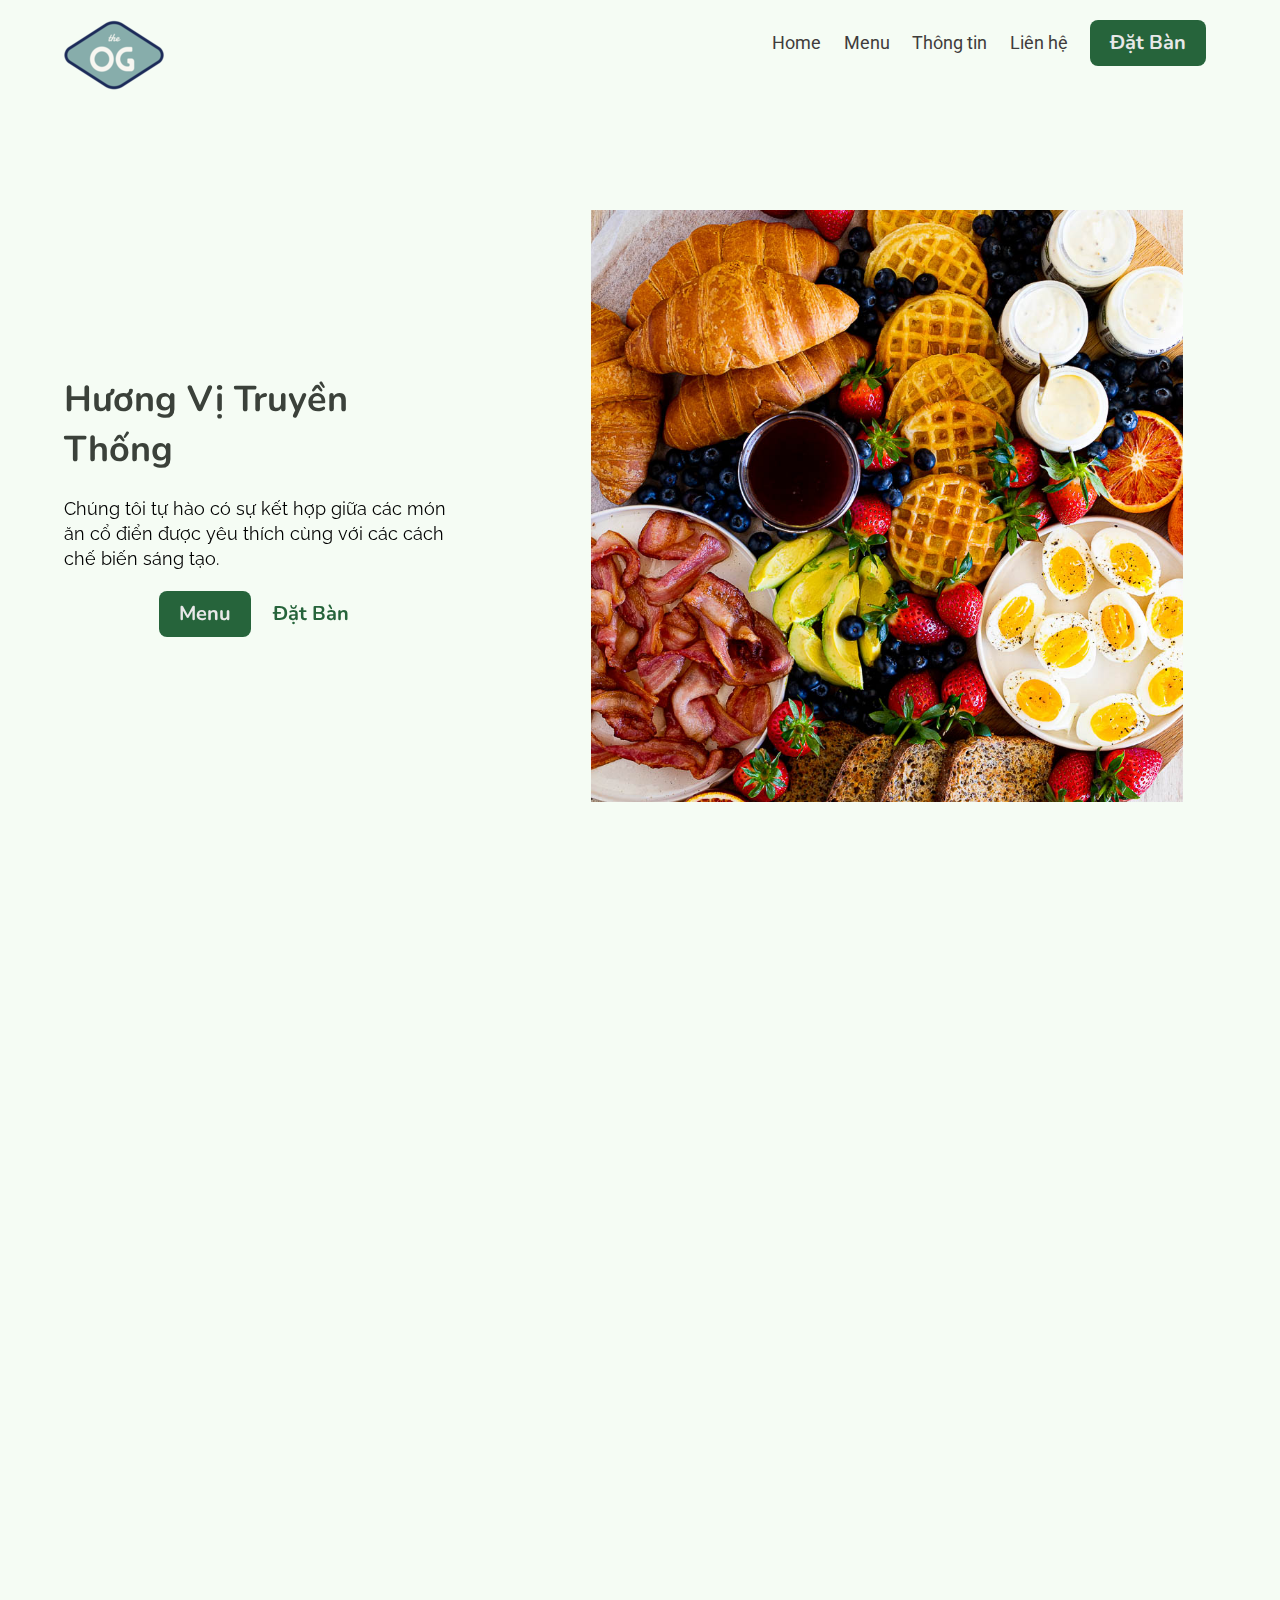
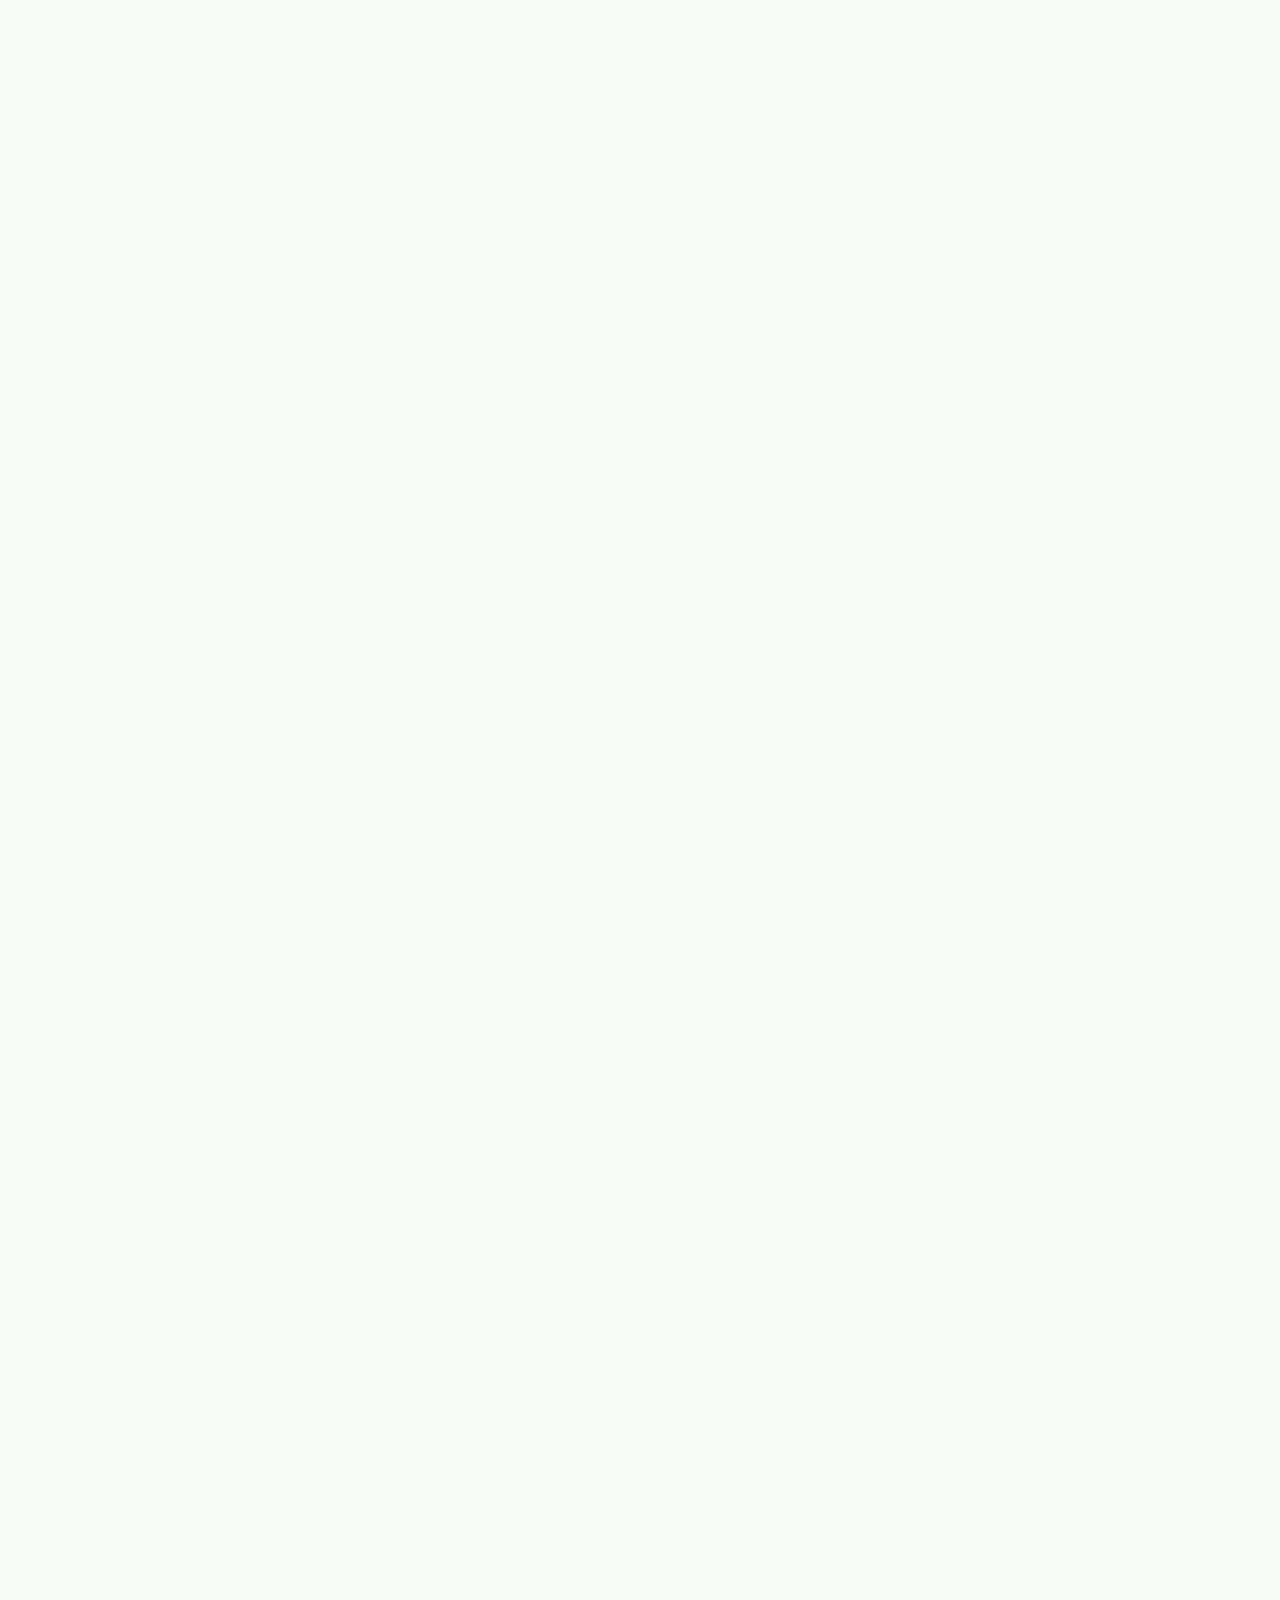
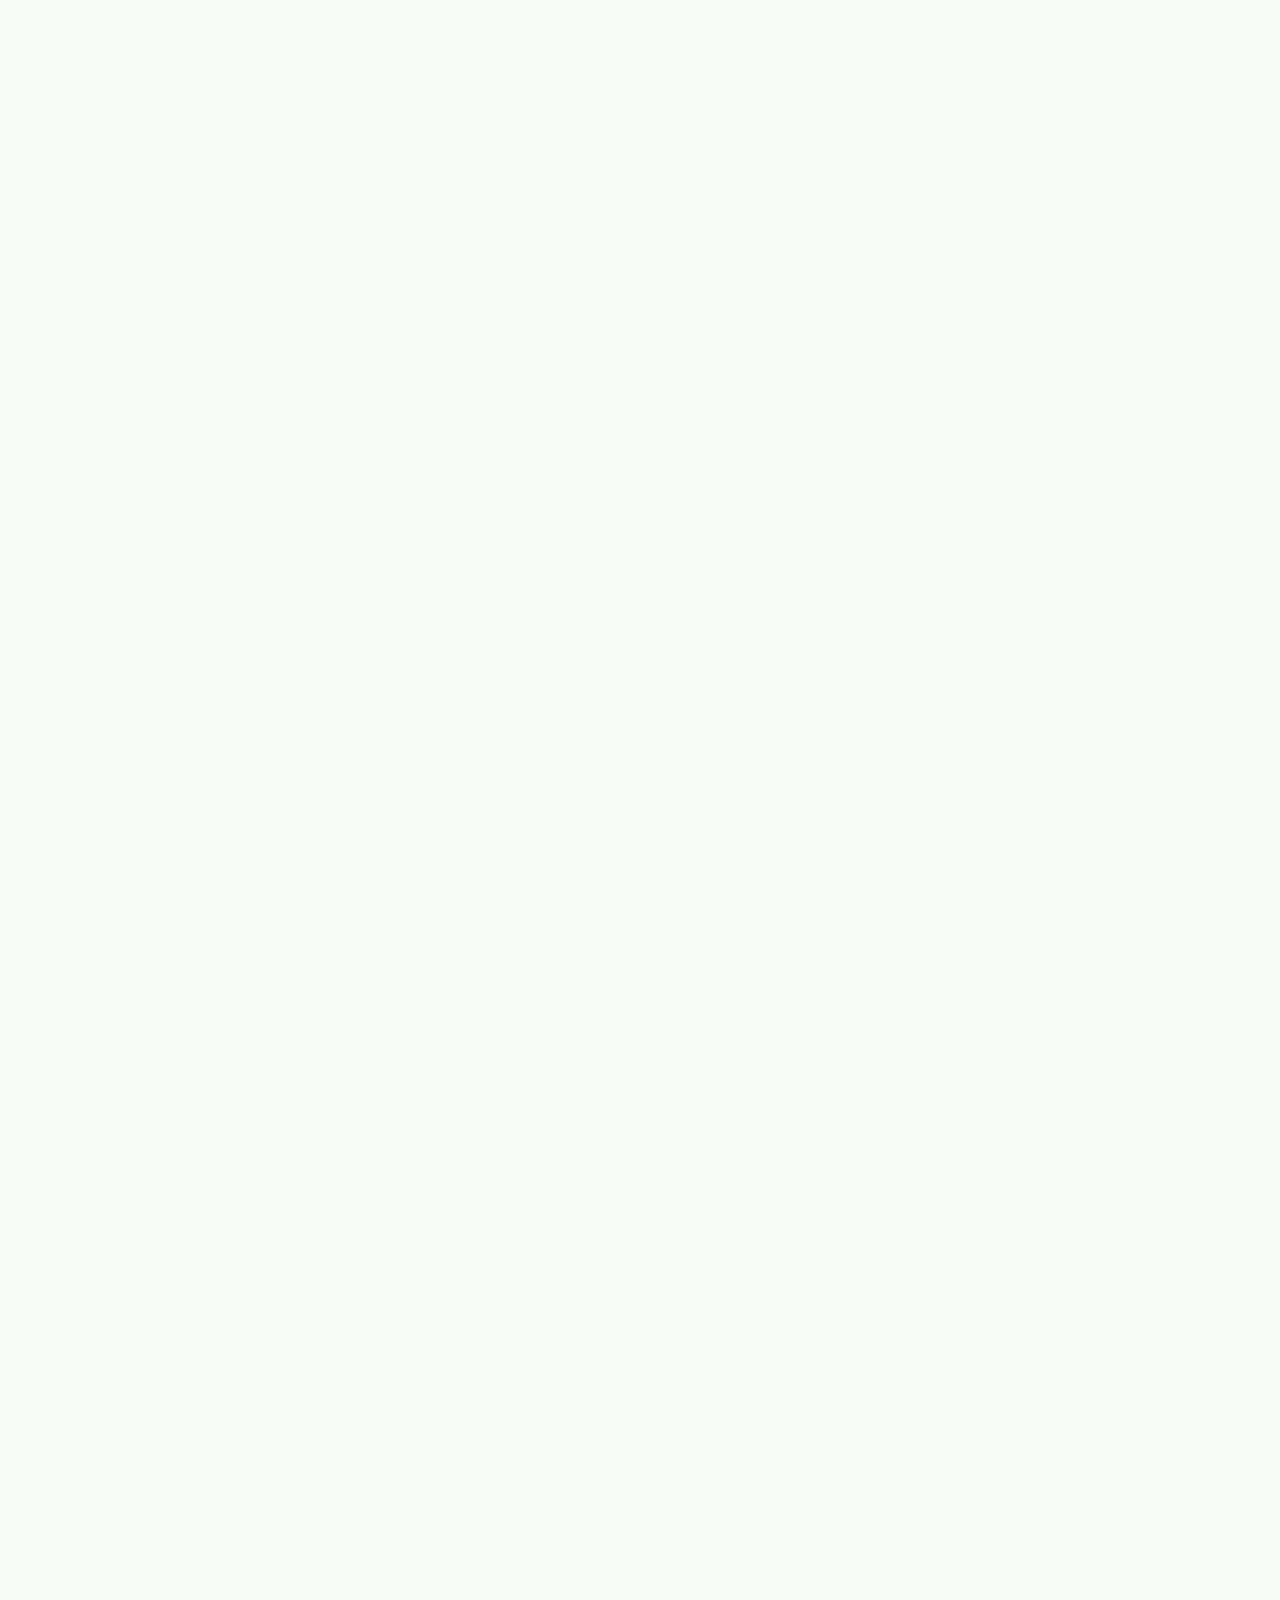
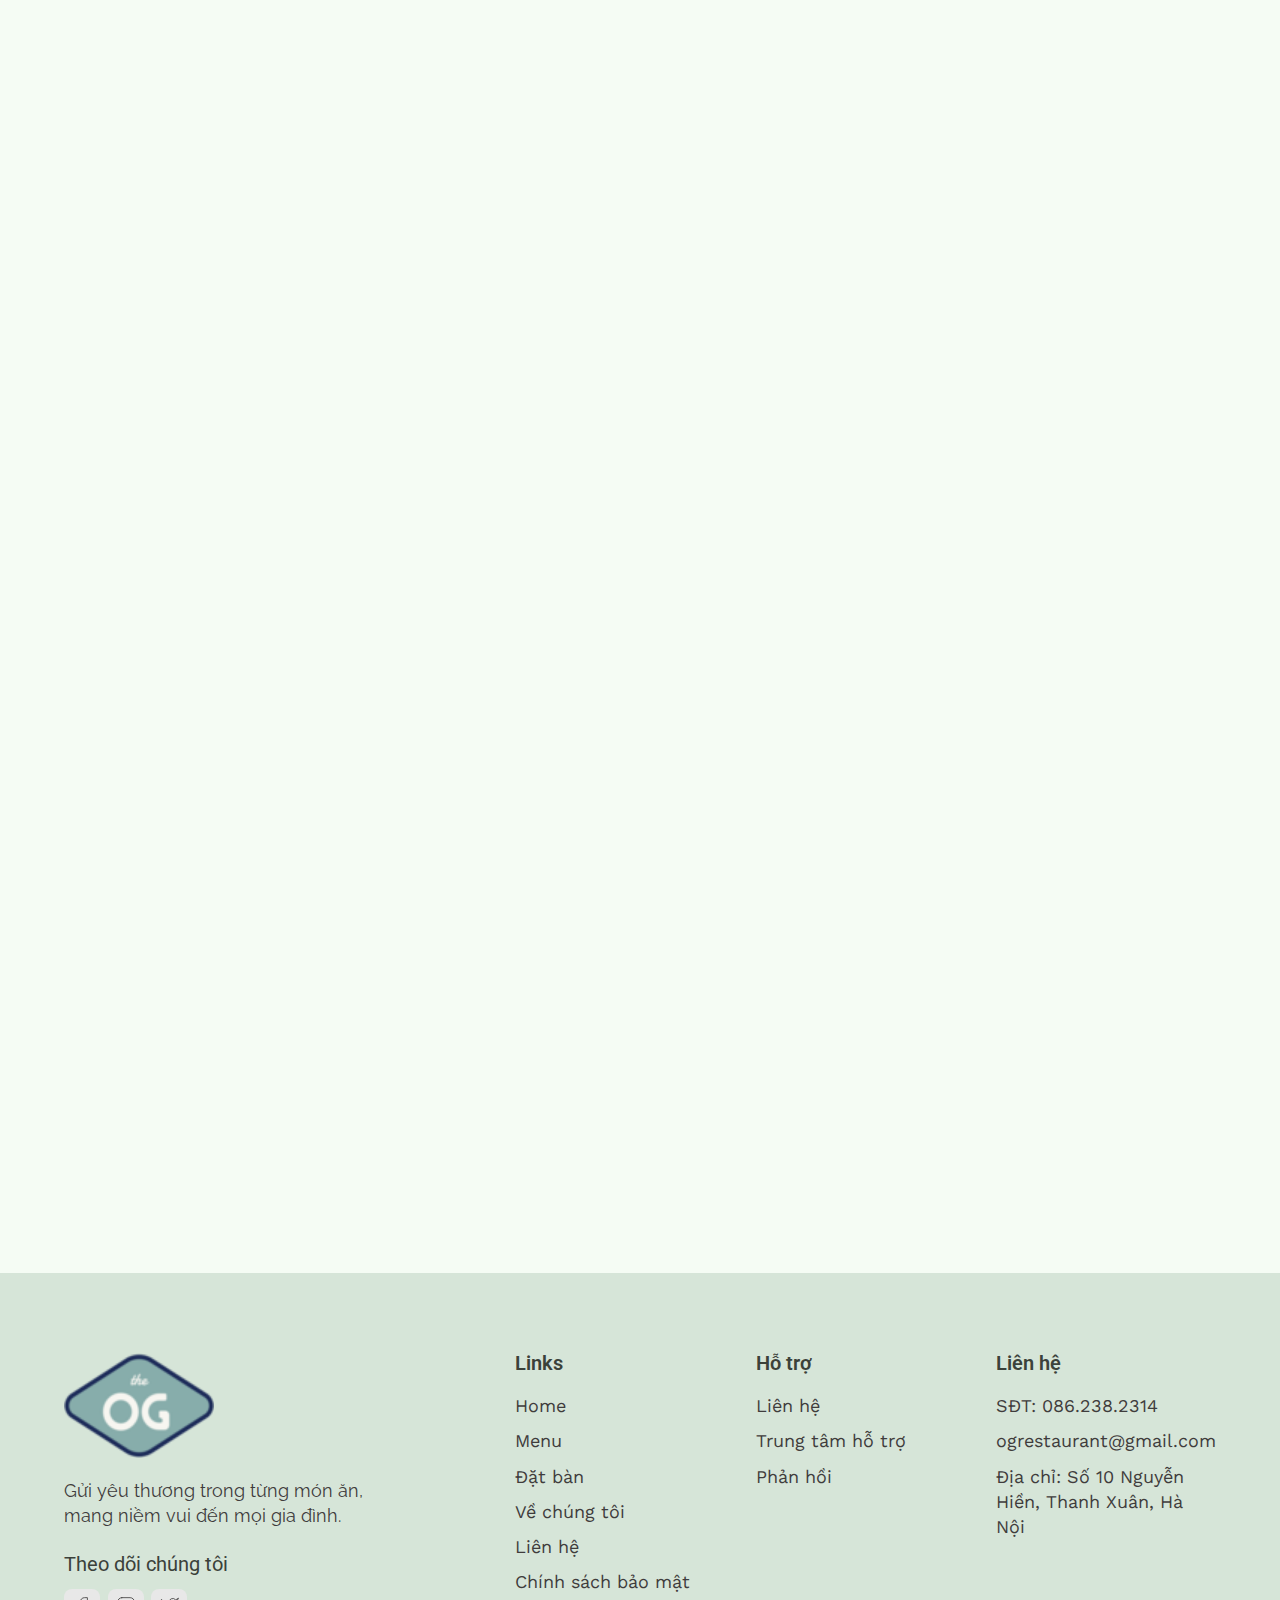
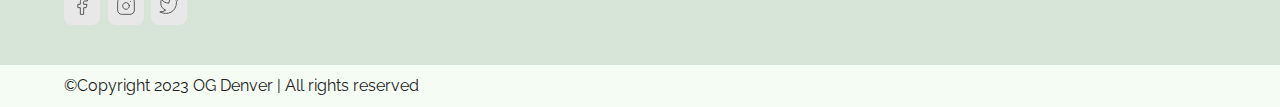
<file: index.html>
<!DOCTYPE html>
<html lang="en">
<head>
    <meta charset="UTF-8">
    <meta name="viewport" content="width=device-width, initial-scale=1.0">
    <title>Trang chủ | The OG Denver</title>
    <link rel="shortcut icon" href="./images/download.ico" type="image/x-icon">
    <link rel="stylesheet" href="./reset.css">
    <link rel="stylesheet" href="./globalStyles.css">
    <link rel="stylesheet" href="./components.css">
    <link rel="stylesheet" href="./home.css">
    <!-- aos css -->
    <link rel="stylesheet" href="https://unpkg.com/aos@next/dist/aos.css" />
</head>
<body>
    <!--Nav Section  -->
    <div class="nav">
        <div class="container">
          <div class="nav__wrapper">
            <a href="./index.html" class="logo">
              <img src="./images/ogdenver.png" alt="The Original">
            </a>
            <nav>
              <div class="nav__icon">
                <svg xmlns="http://www.w3.org/2000/svg" width="24" height="24" viewBox="0 0 24 24" fill="none"
                  stroke="currentColor" stroke-width="2" stroke-linecap="round" stroke-linejoin="round"
                  class="feather feather-menu">
                  <line x1="3" y1="12" x2="21" y2="12" />
                  <line x1="3" y1="6" x2="21" y2="6" />
                  <line x1="3" y1="18" x2="21" y2="18" />
                </svg>
              </div>
              <div class="nav__bgOverlay"></div>
              <ul class="nav__list">
                <div class="nav__close">
                  <svg xmlns="http://www.w3.org/2000/svg" width="24" height="24" viewBox="0 0 24 24" fill="none"
                    stroke="currentColor" stroke-width="2" stroke-linecap="round" stroke-linejoin="round"
                    class="feather feather-x">
                    <line x1="18" y1="6" x2="6" y2="18" />
                    <line x1="6" y1="6" x2="18" y2="18" />
                  </svg>
                </div>
                <div class="nav__list__wrapper">
    
                  <li><a class="nav__link" href="./index.html">Home</a></li>
                  <li><a class="nav__link" href="./menu.html">Menu</a></li>
                  <li><a class="nav__link" href="./about.html">Thông tin</a></li>
                  <li><a class="nav__link" href="./contact.html">Liên hệ</a></li>
                  <li><a href="./booking.html" class="btn primary-btn">Đặt Bàn</a></li>
                </div>
              </ul>
            </nav>
          </div>
        </div>
      </div>
 <!-- End Nav Section -->
        <!-- Hero Section -->
        <section id="hero">
            <div class="container">
                <div class="hero__wrapper">
                    <div class="hero__left" data-aos="fade-left">
                        <div class="hero__left__wrapper">
                            <h1 class="hero__heading">Hương Vị Truyền Thống</h1>
                            <p class="hero__info">Chúng tôi tự hào có sự kết hợp giữa các món ăn cổ điển được yêu thích
                                 cùng với các cách chế biến sáng tạo. </p>
                            <div class="button__wrapper">
                                <a href="menu.html" class="btn primary-btn">Menu</a>
                                <a href="booking.html" class="btn">Đặt Bàn</a>
                            </div>
                        </div>
                    </div>
                    <div class="hero__right" data-aos="fade-right">
                        <div class="hero__imgWrapper">
                            <img src="./images/heroImg1.jpg" alt="food img">
                        </div>
                    </div>
                </div>
            </div>
    
        </section>
    
        <!-- End Hero Section -->
    <!-- Store Info Section -->
        <section id="storeInfo" data-aos="fade-up"
        data-aos-duration="2000">
            <div class="container">
                <div class="storeInfo__wrapper">
                    <div class="storeInfo__item">
                        <div class="storeInfo__icon">
                            <img src="./images/wall-clock-icon.svg" alt="icon">
                        </div>
                        <h3 class="storeInfo__title">
                            7AM - 3PM
                        </h3>
                        <p class="storeInfo__text">
                            Giờ mở cửa
                        </p>
                    </div>
                    <div class="storeInfo__item">
                        <div class="storeInfo__icon">
                            <img src="./images/address-icon.svg" alt="icon">
                        </div>
                        <h3 class="storeInfo__title">
                            Số 23 Nguyễn Trãi, Thanh Xuân, Hà Nội
                        </h3>
                        <p class="storeInfo__text">
                            Địa chỉ
                        </p>
                    </div>
                    <div class="storeInfo__item">
                        <div class="storeInfo__icon">
                            <img src="./images/phone-icon.svg" alt="icon">
                        </div>
                        <h3 class="storeInfo__title">
                            098.655.2323
                        </h3>
                        <p class="storeInfo__text">
                            Gọi ngay
                        </p>
                    </div>
                </div>
            </div>


        </section>

    <!-- End Store Info Section -->
    <!-- Our Specials Section -->
    <section id="ourSpecials" data-aos="fade-down"
    data-aos-easing="linear"
    data-aos-duration="1000">
            <div class="ourSpecials__wrapper">
                <div class="ourSpecials__left">
                    <div class="ourSpecials__item">
                        <div class="ourSpecials__item__img">
                            <img src="./images/food-3.png" alt="Món đặc biệt 1">
                        </div>
                        <h2 class="ourSpecials__item__title">Khoai lang ngọt chiên Texas</h2>
                        <h3 class="ourSpecials__item__price">78.000₫</h3>
                        <div class="ourSpecials__item__stars">
                            <img src="./images/5star.png" alt="5 Stars">
                        </div>
                        <p class="ourSpecials__item__text">
                            Khoai lang ngọt chiên giòn rụm kết hợp cùng công thức sốt đậm đà với tỏi băm, rau tươi,
                            hạt điều và sốt ketchup Texas đặc trưng
                            sẽ kích thích mọi giác quan của bạn.
                        </p>
                    </div>
                    <div class="ourSpecials__item">
                        <div class="ourSpecials__item__img">
                            <img src="./images/food-1.png" alt="Món đặc biệt 1">
                        </div>
                        <h2 class="ourSpecials__item__title">Salad Nga</h2>
                        <h3 class="ourSpecials__item__price">90.000₫</h3>
                        <div class="ourSpecials__item__stars">
                            <img src="./images/4.5star.png" alt="4.5 Stars">
                        </div>
                        <p class="ourSpecials__item__text">
                            Công thức Salad tuyệt đỉnh mang đậm hương vị Moscow là sự pha trộn giữa mỳ sợi, rau củ,
                            trái cây tươi và bơ đảm bảo làm hài lòng ngay cả những vị khách ăn kiêng kĩ tính nhất.
                        </p>
                    </div>
                </div>
                <div class="ourSpecials__right">
                    <h2 class="ourSpecials__title">Các Món Đặc Biệt</h2>
                    <p class="ourSpecials__text">
                        Tất cả các món ăn của chúng tôi đều được chuẩn bị hàng ngày tại 
                        nhà hàng với chất lượng tốt nhất, mang đến những bữa ăn tươi ngon nhất
                        đến với các khách hàng yêu quý.
                    </p>
                    <a href="./booking.html" class="btn primary-btn">Đặt bàn ngay!</a>
                </div>
            </div>
        </div>
    </section>
    <!-- End Special Section -->
    <!-- Top Dishes -->
    <section id="dishGrid" data-aos="zoom-out-up"
    >
        <div class="container">
            <h2 class="dishGrid__title">
                Món Ăn Hàng Đầu
            </h2>
            <div class="dishGrid__wrapper">
                <div class="dishGrid__item">
                    <div class="dishGrid__item__img">
                        <img src="./images/food-1.png" alt="Food IMG">
                    </div>
                    <div class="dishGrid__item__info">
                        <h3 class="dishGrid__item__title">
                            Salad Nga
                        </h3>
                        <h3 class="dishGrid__item__price">90.000₫</h3>
                        <div class="dishGrid__item__stars">
                            <img src="./images/4.5star.png" alt="4.5">
                        </div>
                    </div>
                </div>
                <div class="dishGrid__item">
                    <div class="dishGrid__item__img">
                        <img src="./images/food-2.png" alt="Food IMG">
                    </div>
                    <div class="dishGrid__item__info">
                        <h3 class="dishGrid__item__title">
                            Nộm cà rốt xu hào
                        </h3>
                        <h3 class="dishGrid__item__price">35.000₫</h3>
                        <div class="dishGrid__item__stars">
                            <img src="./images/3.5star.png" alt="3.5">
                        </div>
                    </div>
                </div>
                <div class="dishGrid__item">
                    <div class="dishGrid__item__img">
                        <img src="./images/food-6.png" alt="Food IMG">
                    </div>
                    <div class="dishGrid__item__info">
                        <h3 class="dishGrid__item__title">
                            Tofu Thập cẩm
                        </h3>
                        <h3 class="dishGrid__item__price">85.000₫</h3>
                        <div class="dishGrid__item__stars">
                            <img src="./images/4star.png" alt="4">
                        </div>
                    </div>
                </div>
                <div class="dishGrid__item">
                    <div class="dishGrid__item__img">
                        <img src="./images/food-7.png" alt="Food IMG">
                    </div>
                    <div class="dishGrid__item__info">
                        <h3 class="dishGrid__item__title">
                            Cơm chiên nấm hương hạt sen
                        </h3>
                        <h3 class="dishGrid__item__price">60.000₫</h3>
                        <div class="dishGrid__item__stars">
                            <img src="./images/4.5star.png" alt="4.5">
                        </div>
                    </div>
                </div>
                
            </div>
        </div>
    </section>
    
    <!-- End top Dishes -->
    <!-- Discount Section -->
    <section id="discount" data-aos="fade-down"
    data-aos-easing="linear"
    data-aos-duration="1500">
        <div class="container">
            <div class="discount__wrapper">
                <div class="discount__images">
                    <div class="discount__img1">
                        <img src="./images/food-8.png" alt="">
                    </div>
                    <div class="discount__img2">
                        <img src="./images/food-9.png" alt="">
                    </div>
                    <div class="discount__img3">
                        <img src="./images/food-10.png" alt="">
                    </div>
                </div>
                <div class="discount__info">
                    <h3 class="discount__text">
                        20% OFF
                    </h3>
                    <h3 class="discount__title">Giảm giá các món ăn 4-5✰ mới</h3>
                    <h3 class="discount__price">
                        <span class="discount__oldPrice">80.000₫</span>
                        <span class="discount__newPrice">64.000₫</span>
                        <p class="discount__or">|</p>
                        <span class="discount__oldPrice">56.000₫</span>
                        <span class="discount__newPrice">45.000₫</span>
                    </h3>
                    <div class="discount__stars">
                        
                        <img src="./images/5star.png" alt="">   
                    </div>
                    <a href="./booking.html" class="btn primary-btn">Đặt Bàn</a>
                </div>
            </div>
        </div>
    </section>

    <!-- End Discount Section -->
    <!-- Events Media -->
    <section id="eventsMedia" data-aos="fade-up-right">
        <div class="container">
            <div class="eventsMedia__wrapper">
                <div class="eventsMedia__1">
                    <img src="./images/eventsMedia1.png" alt="Events">
                    <a href="https://www.youtube.com/watch?v=QXWAReyqf98" class="eventsMedia__1__playButton">
                    <img src="./images/playIcon.svg" alt="playButton">
                </a>
                </div>
                <div class="eventsMedia__2">
                    <img src="./images/eventsMedia3.png" alt="Events">
                </div>
            </div>
        </div>
    </section>

    <!-- End Events Media -->
    <!-- Events Info -->
    <section id="eventsInfo" data-aos="fade-up-left">
        <div class="container">
            <div class="eventsInfo__wrapper">
                <div class="eventsInfo__left">
                    <div class="eventsInfo__item">
                        <div class="eventsInfo__item__img">
                            <img src="./images/event-corporate.png" alt="events">
                        </div>
                        <div class="eventsInfo__item__info">
                            <h2 class="eventsInfo__item__title">
                                Sự Kiện Công Ty
                            </h2>
                            <p class="eventsInfo__item__text">
                                OG Denver là nơi hoàn hảo để tổ chức các sự kiện quan trọng, đặc biệt là các cuộc họp
                            mặt hợp tác hay hội nghị công ty diễn ra vào giờ hành chính.                            </p>
                        </div>
                    </div>
                    <div class="eventsInfo__item">
                        <div class="eventsInfo__item__img">
                            <img src="./images/event-weedings.png" alt="events">
                        </div>
                        <div class="eventsInfo__item__info">
                            <h2 class="eventsInfo__item__title">
                                Lễ Cưới
                            </h2>
                            <p class="eventsInfo__item__text">
                                Cần tìm nơi thích hợp để tổ chức lễ đính hôn? Đừng lo, đã có OG Denver
                            luôn sẵn sàng giúp bạn có một ngày trọng đại đáng nhớ.</p>
                        </div>
                    </div>
                </div>
                <div class="eventsInfo__right">
                    <h2 class="eventsInfo__title">
                        Đặt Sự Kiện
                    </h2>
                    <p class="eventsInfo__text">
                        Đặt chỗ cho các sự kiện tại OG Denver để có cơ hội trải nghiệm sự thú vị và độc nhất.
                    </p>
                    <a href="./contact.html" class="btn primary-btn">Liên hệ ngay!</a>
                </div>
            </div>
        </div>
    </section>
    <!-- End Events Info -->

    <!-- Why Us Section -->
    <section id="whyUs" >
        <div class="container">
            <div class="whyUs__wrapper">
                <div class="whyUs__left" data-aos="fade-right">
                    <h2 class="whyUs__title">
                        Tại Sao Chọn Chúng Tôi
                    </h2>
                    <p class="whyUs__text">
                        Chất lượng phục vụ, đồ ăn, không gian và giá cả luôn là ưu tiên hàng
                        đầu của khách hàng trong việc lựa chọn một nhà hàng phù hợp. Hiểu được điều đó,
                        OG Denver mang đến cho quý khách hàng trải nghiệm ẩm thực đầy tinh tế với những món 
                        ăn hảo hạng cùng một không gian rộng rãi, thoáng mát, đầy thơ mộng ngay giữa 
                        lòng Hà Nội.
                    </p>
                </div>
                <div class="whyUs__right" data-aos="fade-left">
                    <div class="whyUs__items__wrapper">
                        <div class="whyUs__item">
                            <div class="whyUs__item__icon">
                                <img src="./images/whyUs-icon1.svg" alt="quality food">
                            </div>
                            <div class="whyUs__item__text">Chất lượng món ăn</div>
                        </div>
                        <div class="whyUs__item">
                            <div class="whyUs__item__icon">
                                <img src="./images/whyUs-icon2.svg" alt="quality food">
                            </div>
                            <div class="whyUs__item__text">Hương vị cổ điển</div>
                        </div>
                        <div class="whyUs__item">
                            <div class="whyUs__item__icon">
                                <img src="./images/whyUs-icon3.svg" alt="quality food">
                            </div>
                            <div class="whyUs__item__text">Đầu bếp chuyên nghiệp</div>
                        </div>
                        <div class="whyUs__item">
                            <div class="whyUs__item__icon">
                                <img src="./images/whyUs-icon4.svg" alt="quality food">
                            </div>
                            <div class="whyUs__item__text">Dịch vụ tốt nhất</div>
                        </div>
                    </div>
                </div>
            </div>
        </div>
    </section>
<!-- End Why us -->
<!-- Review Section -->
    <div class="review" data-aos="zoom-in">
        <div class="container">
            <div class="review__wrapper">
                <h2 class="review__title">Khách Hàng Nói Gì?</h2>
                <div class="review__items__wrapper">
                    <div class="review__item">
                        <div class="review__item__img">
                            <img src="./images/mck.png" alt="MCK">
                        </div>
                        <div class="review__item__info">
                            <h3 class="review__item__name">Rapper MCK</h3>
                            <div class="review__item__stars">
                                <img src="./images/4.5star.png" alt="Stars">
                            </div>
                            <p class="review__item__text">
                                OG Denver là quán ruột của mình suốt 3-4 năm nay. Nhớ hồi xưa 
                                bạn gái mình cũng rất thích nơi này nên đây thường là địa điểm
                                hẹn hò quen thuộc của bọn mình. Không khí của quán thì cứ phải gọi là 
                                "Chìm Sâu",xứng đáng 5 sao trên mọi tiêu chí, nhưng mình trừ 0.5 sao vì bạn gái
                                chia tay mình rồi.
                            </p>
                        </div>
                    </div>
                    <div class="review__item">
                        <div class="review__item__img">
                            <img src="./images/bomman.png" alt="Bomman">
                        </div>
                        <div class="review__item__info">
                            <h3 class="review__item__name">Streamer Bomman</h3>
                            <div class="review__item__stars">
                                <img src="./images/5star.png" alt="Stars">
                            </div>
                            <p class="review__item__text">
                                Nếu phải nói đến quán ăn ở Hà Nội nào để lại cho mình ấn tượng nhất 
                                thì chắc chắn phải là OG Denver. Từ không gian, cách phục vụ đến đồ ăn 
                                ở đây đều khiến mình cực kì hài lòng. Vợ mình đặc biệt thích món Salad Nga của quán,
                                rất độc lạ mà cực kì healthy.
                            </p>
                        </div>
                    </div>
                    <div class="review__item">
                        <div class="review__item__img">
                            <img src="./images/hat.png" alt="Hà Anh Tuấn">
                        </div>
                        <div class="review__item__info">
                            <h3 class="review__item__name">Ca Sĩ Hà Anh Tuấn</h3>
                            <div class="review__item__stars">
                                <img src="./images/5star.png" alt="Stars">
                            </div>
                            <p class="review__item__text">
                                Lần đầu đến đây sau lời giới thiệu của quản lý, Hà Anh Tuấn đã rất bất ngờ
                                với chất lượng món ăn ở đây. Phong cách nhẹ nhàng của quán cũng khiến mình cảm thấy
                                rất thư thái, dần dần quán đã trở thành địa chỉ mà Tuấn tìm tới mỗi khi thèm hương vị
                                những món ăn truyền thống.
                            </p>
                        </div>
                    </div>
                    <div class="review__item">
                        <div class="review__item__img">
                            <img src="./images/quynhkool.png" alt="Quỳnh Kool">
                        </div>
                        <div class="review__item__info">
                            <h3 class="review__item__name">Diễn Viên Quỳnh Kool</h3>
                            <div class="review__item__stars">
                                <img src="./images/4star.png" alt="Stars">
                            </div>
                            <p class="review__item__text">
                                Quỳnh ghé thăm quán lần đầu vào thứ Bảy vừa rồi và rất thích món Tofu Thập Cẩm ở đây.
                                Thái độ của nhân viên ở đây cũng vô cùng thân thiện và niềm nở. Chắc chắn Quỳnh sẽ còn ghé lại đây lần nữa 
                                cùng bạn bè của Quỳnh. Một góp ý nhỏ cho quán là nếu quán có thể mở rộng chỗ để xe ô tô thì tốt quá.
                            </p>
                        </div>
                    </div>
                </div>
            </div>
        </div>
    </div>
<!-- End Review -->
<!-- Newsletter Section -->
    <section id="newsletter" data-aos="fade-up">
        <div class="container">
            <div class="newsletter__wrapper">
                <div class="newletter__info">
                    <h3 class="newsletter__title">
                        Nhận Thông Báo Mới
                    </h3>
                    <p class="newsletter__text">
                        Nhận thông báo về những tin tức và chương trình ưu đãi mới nhất dành cho khách hàng
                        tại OG Denver
                    </p>
                </div>
                <div class="newsletter__form">
                    <form action="">
                        <label for="email">
                            <input type="email" placeholder="Email của bạn">
                            <button type="submit">Nhận</button>
                        </label>
                    </form>
                </div>
            </div>
        </div>
    </section>

<!-- End Newsletter  -->



    <!-- footer -->
      <Footer>
        <div class="container">
            <div class="footer__wrapper">
                <div class="footer__col1">
                    <div class="footer__logo">
                        <img src="./images/ogdenver.png" alt="OG Denver">
                    </div>
                    <p class="footer__desc">Gửi yêu thương trong từng món ăn, mang niềm vui đến mọi gia đình.</p>
                    <div class="footer__socials">
                        <h4 class="footer__socials__title">Theo dõi chúng tôi</h4>
                        <ol>
                            <li>
                                <a href="">
                                    <svg xmlns="http://www.w3.org/2000/svg" width="24" height="24" viewBox="0 0 24 24" fill="none" stroke="currentColor" stroke-width="1" stroke-linecap="round" stroke-linejoin="round"><path d="M18 2h-3a5 5 0 0 0-5 5v3H7v4h3v8h4v-8h3l1-4h-4V7a1 1 0 0 1 1-1h3z"/></svg>
                                </a>
                            </li>
                            <li>
                                <a href="">
                                    <svg xmlns="http://www.w3.org/2000/svg" width="24" height="24" viewBox="0 0 24 24" fill="none" stroke="currentColor" stroke-width="1" stroke-linecap="round" stroke-linejoin="round"><rect x="2" y="2" width="20" height="20" rx="5" ry="5"/><path d="M16 11.37A4 4 0 1 1 12.63 8 4 4 0 0 1 16 11.37z"/><line x1="17.5" y1="6.5" x2="17.51" y2="6.5"/></svg>
                                </a>
                            </li>
                            <li>
                                <a href=""><svg xmlns="http://www.w3.org/2000/svg" width="24" height="24" viewBox="0 0 24 24" fill="none" stroke="currentColor" stroke-width="1" stroke-linecap="round" stroke-linejoin="round"><path d="M23 3a10.9 10.9 0 0 1-3.14 1.53 4.48 4.48 0 0 0-7.86 3v1A10.66 10.66 0 0 1 3 4s-4 9 5 13a11.64 11.64 0 0 1-7 2c9 5 20 0 20-11.5a4.5 4.5 0 0 0-.08-.83A7.72 7.72 0 0 0 23 3z"/></svg>
                                </a>
                            </li>
                        </ol>
                    </div>
                </div>
                <div class="footer__col2">
                    <h3 class="footer__text__title">
                        Links
                    </h3>
                    <ol class="footer__text">
                        <li>
                            <a href="index.html">Home</a>
                        </li>
                        <li>
                            <a href="menu.html">Menu</a>
                        </li>
                        <li>
                            <a href="booking.html">Đặt bàn</a>
                        </li>
                        <li>
                            <a href="about.html">Về chúng tôi</a>
                        </li>
                        <li>
                            <a href="contact.html">Liên hệ</a>
                        </li>
                        <li>
                            <a href="#">Chính sách bảo mật</a>
                        </li>
                    </ol>
                </div>

                <div class="footer__col3">
                    <h3 class="footer__text__title">
                        Hỗ trợ
                    </h3>
                    <ol class="footer__text">
                        <li>
                            <a href="contact.html">Liên hệ</a>
                        </li>
                        <li>
                            <a href="#">Trung tâm hỗ trợ</a>
                        </li>
                        <li>
                            <a href="#">Phản hồi</a>
                        </li>
                    </ol>
                </div>

                <div class="footer__col4">
                    <h3 class="footer__text__title">
                        Liên hệ
                    </h3>
                    <ol class="footer__text">
                        <li>
                            <a href="tel:+0862382314">SĐT: 086.238.2314</a>
                        </li>
                        <li>
                            <a href="mailto:lythanhlong2003@gmail.com">ogrestaurant@gmail.com</a>
                        </li>
                        <li>
                            <a href="">Địa chỉ: Số 10 Nguyễn Hiền, Thanh Xuân, Hà Nội</a>
                        </li>
                    </ol>
                </div>
            </div>
        </div>
      </Footer>
      <div id="copyright">
        <div class="container">
            <p class="copyright__text">
                ©Copyright 2023 OG Denver | All rights reserved
            </p>
        </div>
      </div>




    <!-- aos script -->
    <script src="https://unpkg.com/aos@next/dist/aos.js"></script>
      <!-- custom -->
      <script src="./main.js"> </script>
</body>
</html>
</file>
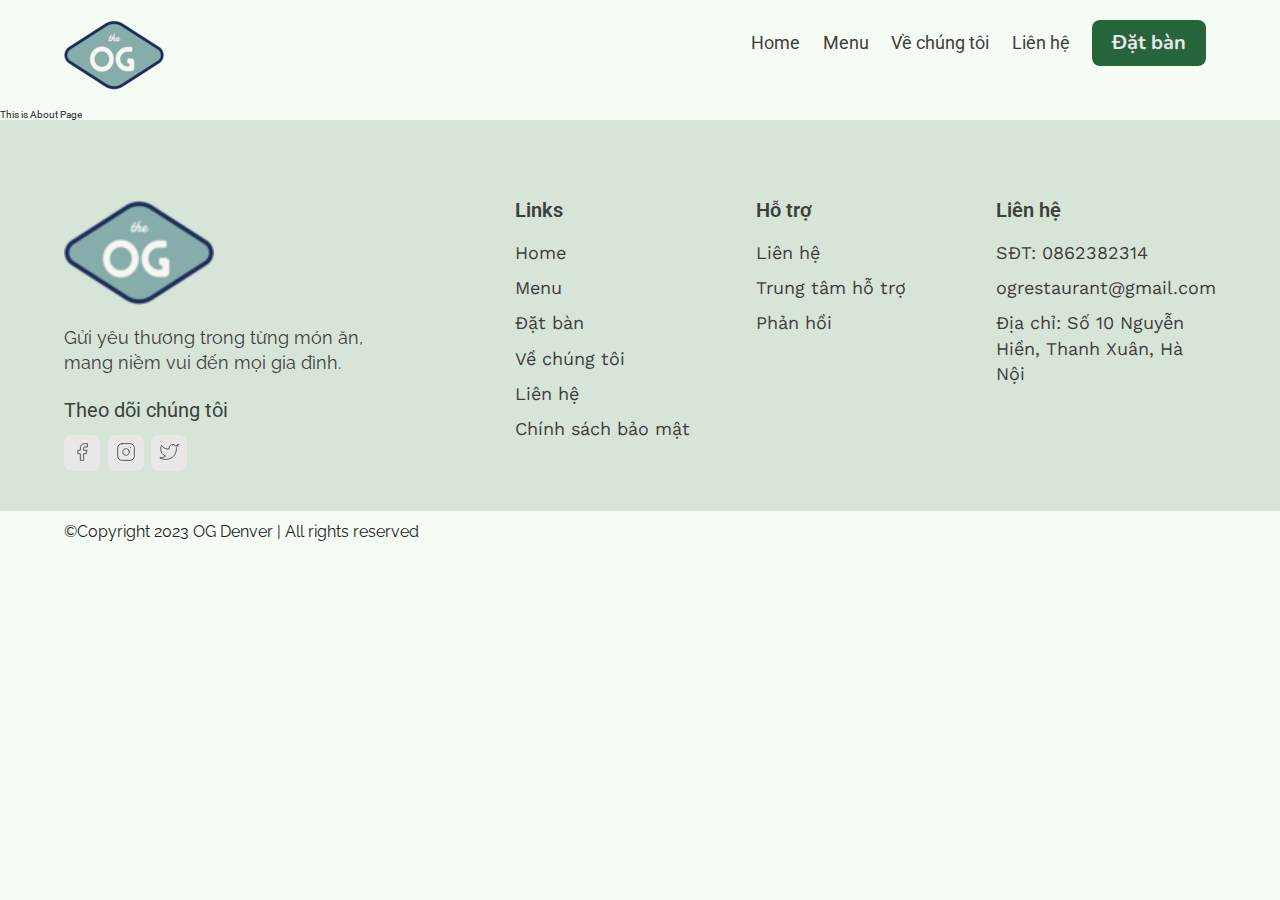
<file: about.html>
<!DOCTYPE html>
<html lang="en">
<head>
    <meta charset="UTF-8">
    <meta name="viewport" content="width=device-width, initial-scale=1.0">
    <title>Về chúng tôi | The OG Denver</title>
    <link rel="shortcut icon" href="./images/download.ico" type="image/x-icon">
    <link rel="stylesheet" href="./reset.css">
    <link rel="stylesheet" href="./globalStyles.css">
    <link rel="stylesheet" href="./components.css">
    <!-- aos css -->
    <link rel="stylesheet" href="https://unpkg.com/aos@next/dist/aos.css" />
</head>
<body>
    <!--Nav Section  -->
    <div class="nav">
        <div class="container">
          <div class="nav__wrapper">
            <a href="./index.html" class="logo">
              <img src="./images/ogdenver.png" alt="The Original">
            </a>
            <nav>
              <div class="nav__icon">
                <svg xmlns="http://www.w3.org/2000/svg" width="24" height="24" viewBox="0 0 24 24" fill="none"
                  stroke="currentColor" stroke-width="2" stroke-linecap="round" stroke-linejoin="round"
                  class="feather feather-menu">
                  <line x1="3" y1="12" x2="21" y2="12" />
                  <line x1="3" y1="6" x2="21" y2="6" />
                  <line x1="3" y1="18" x2="21" y2="18" />
                </svg>
              </div>
              <div class="nav__bgOverlay"></div>
              <ul class="nav__list">
                <div class="nav__close">
                  <svg xmlns="http://www.w3.org/2000/svg" width="24" height="24" viewBox="0 0 24 24" fill="none"
                    stroke="currentColor" stroke-width="2" stroke-linecap="round" stroke-linejoin="round"
                    class="feather feather-x">
                    <line x1="18" y1="6" x2="6" y2="18" />
                    <line x1="6" y1="6" x2="18" y2="18" />
                  </svg>
                </div>
                <div class="nav__list__wrapper">
    
                  <li><a class="nav__link" href="./index.html">Home</a></li>
                  <li><a class="nav__link" href="./menu.html">Menu</a></li>
                  <li><a class="nav__link" href="./about.html">Về chúng tôi</a></li>
                  <li><a class="nav__link" href="./contact.html">Liên hệ</a></li>
                  <li><a href="./booking.html" class="btn primary-btn">Đặt bàn</a></li>
                </div>
              </ul>
            </nav>
          </div>
        </div>
      </div>
 <!-- End Nav Section -->
    <h1>This is About Page</h1>
    <!-- footer -->
      <Footer>
        <div class="container">
            <div class="footer__wrapper">
                <div class="footer__col1">
                    <div class="footer__logo">
                        <img src="./images/ogdenver.png" alt="OG Denver">
                    </div>
                    <p class="footer__desc">Gửi yêu thương trong từng món ăn, mang niềm vui đến mọi gia đình.</p>
                    <div class="footer__socials">
                        <h4 class="footer__socials__title">Theo dõi chúng tôi</h4>
                        <ol>
                            <li>
                                <a href="">
                                    <svg xmlns="http://www.w3.org/2000/svg" width="24" height="24" viewBox="0 0 24 24" fill="none" stroke="currentColor" stroke-width="1" stroke-linecap="round" stroke-linejoin="round"><path d="M18 2h-3a5 5 0 0 0-5 5v3H7v4h3v8h4v-8h3l1-4h-4V7a1 1 0 0 1 1-1h3z"/></svg>
                                </a>
                            </li>
                            <li>
                                <a href="">
                                    <svg xmlns="http://www.w3.org/2000/svg" width="24" height="24" viewBox="0 0 24 24" fill="none" stroke="currentColor" stroke-width="1" stroke-linecap="round" stroke-linejoin="round"><rect x="2" y="2" width="20" height="20" rx="5" ry="5"/><path d="M16 11.37A4 4 0 1 1 12.63 8 4 4 0 0 1 16 11.37z"/><line x1="17.5" y1="6.5" x2="17.51" y2="6.5"/></svg>
                                </a>
                            </li>
                            <li>
                                <a href=""><svg xmlns="http://www.w3.org/2000/svg" width="24" height="24" viewBox="0 0 24 24" fill="none" stroke="currentColor" stroke-width="1" stroke-linecap="round" stroke-linejoin="round"><path d="M23 3a10.9 10.9 0 0 1-3.14 1.53 4.48 4.48 0 0 0-7.86 3v1A10.66 10.66 0 0 1 3 4s-4 9 5 13a11.64 11.64 0 0 1-7 2c9 5 20 0 20-11.5a4.5 4.5 0 0 0-.08-.83A7.72 7.72 0 0 0 23 3z"/></svg>
                                </a>
                            </li>
                        </ol>
                    </div>
                </div>
                <div class="footer__col2">
                    <h3 class="footer__text__title">
                        Links
                    </h3>
                    <ol class="footer__text">
                        <li>
                            <a href="index.html">Home</a>
                        </li>
                        <li>
                            <a href="menu.html">Menu</a>
                        </li>
                        <li>
                            <a href="booking.html">Đặt bàn</a>
                        </li>
                        <li>
                            <a href="about.html">Về chúng tôi</a>
                        </li>
                        <li>
                            <a href="contact.html">Liên hệ</a>
                        </li>
                        <li>
                            <a href="#">Chính sách bảo mật</a>
                        </li>
                    </ol>
                </div>

                <div class="footer__col3">
                    <h3 class="footer__text__title">
                        Hỗ trợ
                    </h3>
                    <ol class="footer__text">
                        <li>
                            <a href="contact.html">Liên hệ</a>
                        </li>
                        <li>
                            <a href="#">Trung tâm hỗ trợ</a>
                        </li>
                        <li>
                            <a href="#">Phản hồi</a>
                        </li>
                    </ol>
                </div>

                <div class="footer__col4">
                    <h3 class="footer__text__title">
                        Liên hệ
                    </h3>
                    <ol class="footer__text">
                        <li>
                            <a href="tel:+0862382314">SĐT: 0862382314</a>
                        </li>
                        <li>
                            <a href="mailto:lythanhlong2003@gmail.com">ogrestaurant@gmail.com</a>
                        </li>
                        <li>
                            <a href="">Địa chỉ: Số 10 Nguyễn Hiền, Thanh Xuân, Hà Nội</a>
                        </li>
                    </ol>
                </div>
            </div>
        </div>
      </Footer>
      <div id="copyright">
        <div class="container">
            <p class="copyright__text">
                ©Copyright 2023 OG Denver | All rights reserved
            </p>
        </div>
      </div>




    <!-- aos script -->
    <script src="https://unpkg.com/aos@next/dist/aos.js"></script>
      <!-- custom -->
      <script src="./main.js"> </script>
</body>
</html>
</file>
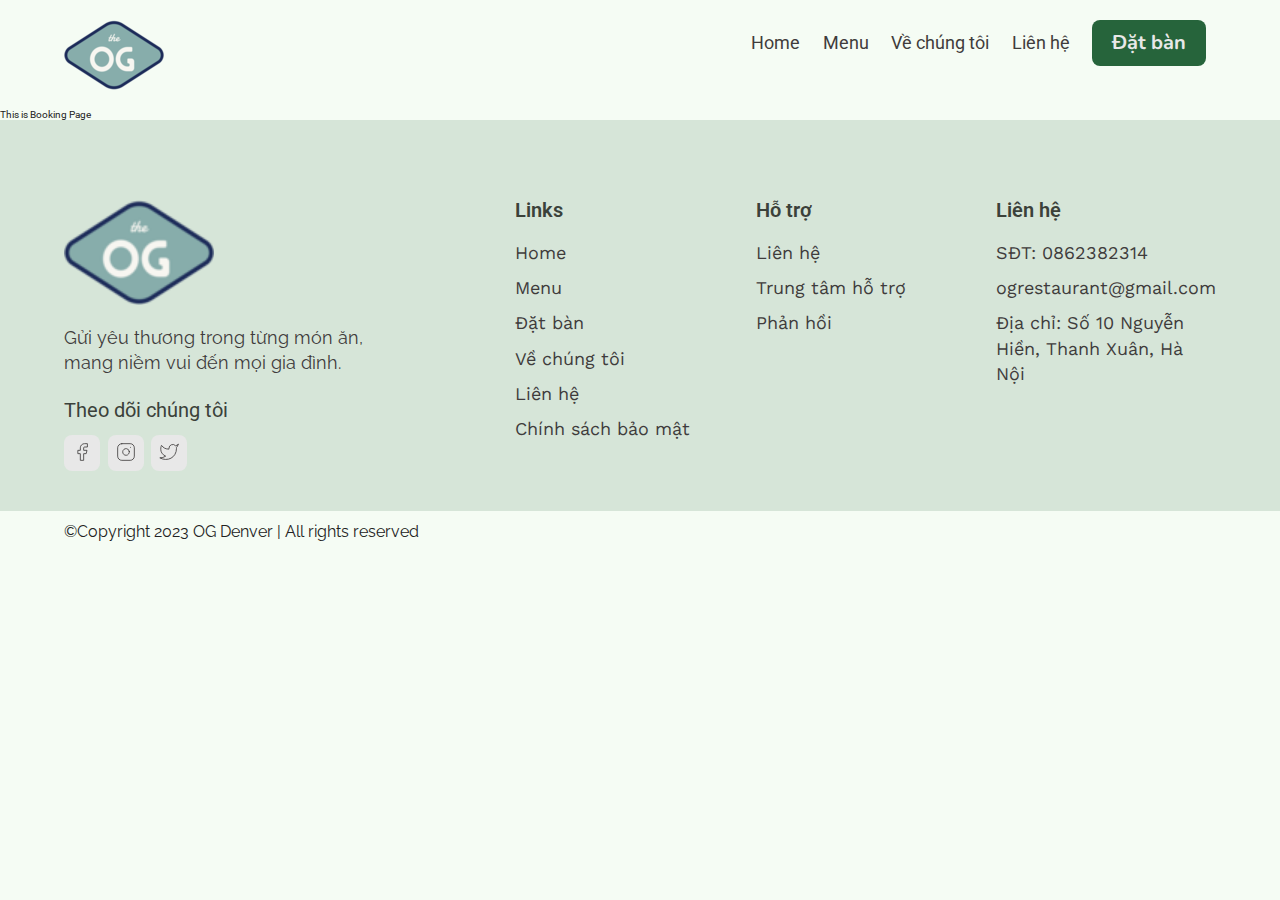
<file: booking.html>
<!DOCTYPE html>
<html lang="en">
<head>
    <meta charset="UTF-8">
    <meta name="viewport" content="width=device-width, initial-scale=1.0">
    <title>Đặt bàn | The OG Denver</title>
    <link rel="shortcut icon" href="./images/download.ico" type="image/x-icon">
    <link rel="stylesheet" href="./reset.css">
    <link rel="stylesheet" href="./globalStyles.css">
    <link rel="stylesheet" href="./components.css">
    <!-- aos css -->
    <link rel="stylesheet" href="https://unpkg.com/aos@next/dist/aos.css" />
</head>
<body>
    <!--Nav Section  -->
    <div class="nav">
        <div class="container">
          <div class="nav__wrapper">
            <a href="./index.html" class="logo">
              <img src="./images/ogdenver.png" alt="The Original">
            </a>
            <nav>
              <div class="nav__icon">
                <svg xmlns="http://www.w3.org/2000/svg" width="24" height="24" viewBox="0 0 24 24" fill="none"
                  stroke="currentColor" stroke-width="2" stroke-linecap="round" stroke-linejoin="round"
                  class="feather feather-menu">
                  <line x1="3" y1="12" x2="21" y2="12" />
                  <line x1="3" y1="6" x2="21" y2="6" />
                  <line x1="3" y1="18" x2="21" y2="18" />
                </svg>
              </div>
              <div class="nav__bgOverlay"></div>
              <ul class="nav__list">
                <div class="nav__close">
                  <svg xmlns="http://www.w3.org/2000/svg" width="24" height="24" viewBox="0 0 24 24" fill="none"
                    stroke="currentColor" stroke-width="2" stroke-linecap="round" stroke-linejoin="round"
                    class="feather feather-x">
                    <line x1="18" y1="6" x2="6" y2="18" />
                    <line x1="6" y1="6" x2="18" y2="18" />
                  </svg>
                </div>
                <div class="nav__list__wrapper">
    
                  <li><a class="nav__link" href="./index.html">Home</a></li>
                  <li><a class="nav__link" href="./menu.html">Menu</a></li>
                  <li><a class="nav__link" href="./about.html">Về chúng tôi</a></li>
                  <li><a class="nav__link" href="./contact.html">Liên hệ</a></li>
                  <li><a href="./booking.html" class="btn primary-btn">Đặt bàn</a></li>
                </div>
              </ul>
            </nav>
          </div>
        </div>
      </div>
 <!-- End Nav Section -->
    <h1>This is Booking Page</h1>
    <!-- footer -->
      <Footer>
        <div class="container">
            <div class="footer__wrapper">
                <div class="footer__col1">
                    <div class="footer__logo">
                        <img src="./images/ogdenver.png" alt="OG Denver">
                    </div>
                    <p class="footer__desc">Gửi yêu thương trong từng món ăn, mang niềm vui đến mọi gia đình.</p>
                    <div class="footer__socials">
                        <h4 class="footer__socials__title">Theo dõi chúng tôi</h4>
                        <ol>
                            <li>
                                <a href="">
                                    <svg xmlns="http://www.w3.org/2000/svg" width="24" height="24" viewBox="0 0 24 24" fill="none" stroke="currentColor" stroke-width="1" stroke-linecap="round" stroke-linejoin="round"><path d="M18 2h-3a5 5 0 0 0-5 5v3H7v4h3v8h4v-8h3l1-4h-4V7a1 1 0 0 1 1-1h3z"/></svg>
                                </a>
                            </li>
                            <li>
                                <a href="">
                                    <svg xmlns="http://www.w3.org/2000/svg" width="24" height="24" viewBox="0 0 24 24" fill="none" stroke="currentColor" stroke-width="1" stroke-linecap="round" stroke-linejoin="round"><rect x="2" y="2" width="20" height="20" rx="5" ry="5"/><path d="M16 11.37A4 4 0 1 1 12.63 8 4 4 0 0 1 16 11.37z"/><line x1="17.5" y1="6.5" x2="17.51" y2="6.5"/></svg>
                                </a>
                            </li>
                            <li>
                                <a href=""><svg xmlns="http://www.w3.org/2000/svg" width="24" height="24" viewBox="0 0 24 24" fill="none" stroke="currentColor" stroke-width="1" stroke-linecap="round" stroke-linejoin="round"><path d="M23 3a10.9 10.9 0 0 1-3.14 1.53 4.48 4.48 0 0 0-7.86 3v1A10.66 10.66 0 0 1 3 4s-4 9 5 13a11.64 11.64 0 0 1-7 2c9 5 20 0 20-11.5a4.5 4.5 0 0 0-.08-.83A7.72 7.72 0 0 0 23 3z"/></svg>
                                </a>
                            </li>
                        </ol>
                    </div>
                </div>
                <div class="footer__col2">
                    <h3 class="footer__text__title">
                        Links
                    </h3>
                    <ol class="footer__text">
                        <li>
                            <a href="index.html">Home</a>
                        </li>
                        <li>
                            <a href="menu.html">Menu</a>
                        </li>
                        <li>
                            <a href="booking.html">Đặt bàn</a>
                        </li>
                        <li>
                            <a href="about.html">Về chúng tôi</a>
                        </li>
                        <li>
                            <a href="contact.html">Liên hệ</a>
                        </li>
                        <li>
                            <a href="#">Chính sách bảo mật</a>
                        </li>
                    </ol>
                </div>

                <div class="footer__col3">
                    <h3 class="footer__text__title">
                        Hỗ trợ
                    </h3>
                    <ol class="footer__text">
                        <li>
                            <a href="contact.html">Liên hệ</a>
                        </li>
                        <li>
                            <a href="#">Trung tâm hỗ trợ</a>
                        </li>
                        <li>
                            <a href="#">Phản hồi</a>
                        </li>
                    </ol>
                </div>

                <div class="footer__col4">
                    <h3 class="footer__text__title">
                        Liên hệ
                    </h3>
                    <ol class="footer__text">
                        <li>
                            <a href="tel:+0862382314">SĐT: 0862382314</a>
                        </li>
                        <li>
                            <a href="mailto:lythanhlong2003@gmail.com">ogrestaurant@gmail.com</a>
                        </li>
                        <li>
                            <a href="">Địa chỉ: Số 10 Nguyễn Hiền, Thanh Xuân, Hà Nội</a>
                        </li>
                    </ol>
                </div>
            </div>
        </div>
      </Footer>
      <div id="copyright">
        <div class="container">
            <p class="copyright__text">
                ©Copyright 2023 OG Denver | All rights reserved
            </p>
        </div>
      </div>




    <!-- aos script -->
    <script src="https://unpkg.com/aos@next/dist/aos.js"></script>
      <!-- custom -->
      <script src="./main.js"> </script>
</body>
</html>
</file>
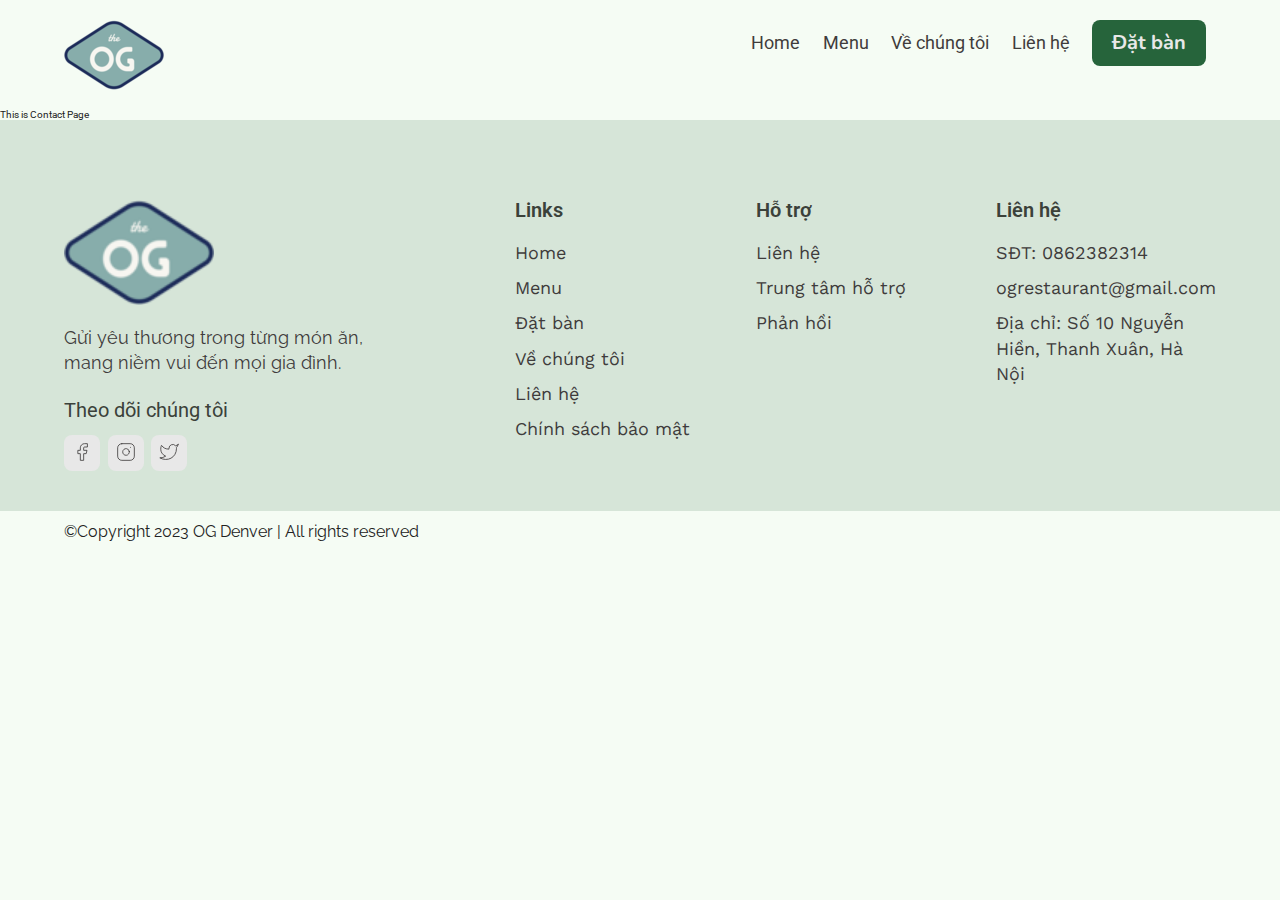
<file: contact.html>
<!DOCTYPE html>
<html lang="en">
<head>
    <meta charset="UTF-8">
    <meta name="viewport" content="width=device-width, initial-scale=1.0">
    <title>Liên hệ | The OG Denver</title>
    <link rel="shortcut icon" href="./images/download.ico" type="image/x-icon">
    <link rel="stylesheet" href="./reset.css">
    <link rel="stylesheet" href="./globalStyles.css">
    <link rel="stylesheet" href="./components.css">
    <!-- aos css -->
    <link rel="stylesheet" href="https://unpkg.com/aos@next/dist/aos.css" />
</head>
<body>
    <!--Nav Section  -->
    <div class="nav">
        <div class="container">
          <div class="nav__wrapper">
            <a href="./index.html" class="logo">
              <img src="./images/ogdenver.png" alt="The Original">
            </a>
            <nav>
              <div class="nav__icon">
                <svg xmlns="http://www.w3.org/2000/svg" width="24" height="24" viewBox="0 0 24 24" fill="none"
                  stroke="currentColor" stroke-width="2" stroke-linecap="round" stroke-linejoin="round"
                  class="feather feather-menu">
                  <line x1="3" y1="12" x2="21" y2="12" />
                  <line x1="3" y1="6" x2="21" y2="6" />
                  <line x1="3" y1="18" x2="21" y2="18" />
                </svg>
              </div>
              <div class="nav__bgOverlay"></div>
              <ul class="nav__list">
                <div class="nav__close">
                  <svg xmlns="http://www.w3.org/2000/svg" width="24" height="24" viewBox="0 0 24 24" fill="none"
                    stroke="currentColor" stroke-width="2" stroke-linecap="round" stroke-linejoin="round"
                    class="feather feather-x">
                    <line x1="18" y1="6" x2="6" y2="18" />
                    <line x1="6" y1="6" x2="18" y2="18" />
                  </svg>
                </div>
                <div class="nav__list__wrapper">
    
                  <li><a class="nav__link" href="./index.html">Home</a></li>
                  <li><a class="nav__link" href="./menu.html">Menu</a></li>
                  <li><a class="nav__link" href="./about.html">Về chúng tôi</a></li>
                  <li><a class="nav__link" href="./contact.html">Liên hệ</a></li>
                  <li><a href="./booking.html" class="btn primary-btn">Đặt bàn</a></li>
                </div>
              </ul>
            </nav>
          </div>
        </div>
      </div>
 <!-- End Nav Section -->
    <h1>This is Contact Page</h1>
    <!-- footer -->
      <Footer>
        <div class="container">
            <div class="footer__wrapper">
                <div class="footer__col1">
                    <div class="footer__logo">
                        <img src="./images/ogdenver.png" alt="OG Denver">
                    </div>
                    <p class="footer__desc">Gửi yêu thương trong từng món ăn, mang niềm vui đến mọi gia đình.</p>
                    <div class="footer__socials">
                        <h4 class="footer__socials__title">Theo dõi chúng tôi</h4>
                        <ol>
                            <li>
                                <a href="">
                                    <svg xmlns="http://www.w3.org/2000/svg" width="24" height="24" viewBox="0 0 24 24" fill="none" stroke="currentColor" stroke-width="1" stroke-linecap="round" stroke-linejoin="round"><path d="M18 2h-3a5 5 0 0 0-5 5v3H7v4h3v8h4v-8h3l1-4h-4V7a1 1 0 0 1 1-1h3z"/></svg>
                                </a>
                            </li>
                            <li>
                                <a href="">
                                    <svg xmlns="http://www.w3.org/2000/svg" width="24" height="24" viewBox="0 0 24 24" fill="none" stroke="currentColor" stroke-width="1" stroke-linecap="round" stroke-linejoin="round"><rect x="2" y="2" width="20" height="20" rx="5" ry="5"/><path d="M16 11.37A4 4 0 1 1 12.63 8 4 4 0 0 1 16 11.37z"/><line x1="17.5" y1="6.5" x2="17.51" y2="6.5"/></svg>
                                </a>
                            </li>
                            <li>
                                <a href=""><svg xmlns="http://www.w3.org/2000/svg" width="24" height="24" viewBox="0 0 24 24" fill="none" stroke="currentColor" stroke-width="1" stroke-linecap="round" stroke-linejoin="round"><path d="M23 3a10.9 10.9 0 0 1-3.14 1.53 4.48 4.48 0 0 0-7.86 3v1A10.66 10.66 0 0 1 3 4s-4 9 5 13a11.64 11.64 0 0 1-7 2c9 5 20 0 20-11.5a4.5 4.5 0 0 0-.08-.83A7.72 7.72 0 0 0 23 3z"/></svg>
                                </a>
                            </li>
                        </ol>
                    </div>
                </div>
                <div class="footer__col2">
                    <h3 class="footer__text__title">
                        Links
                    </h3>
                    <ol class="footer__text">
                        <li>
                            <a href="index.html">Home</a>
                        </li>
                        <li>
                            <a href="menu.html">Menu</a>
                        </li>
                        <li>
                            <a href="booking.html">Đặt bàn</a>
                        </li>
                        <li>
                            <a href="about.html">Về chúng tôi</a>
                        </li>
                        <li>
                            <a href="contact.html">Liên hệ</a>
                        </li>
                        <li>
                            <a href="#">Chính sách bảo mật</a>
                        </li>
                    </ol>
                </div>

                <div class="footer__col3">
                    <h3 class="footer__text__title">
                        Hỗ trợ
                    </h3>
                    <ol class="footer__text">
                        <li>
                            <a href="contact.html">Liên hệ</a>
                        </li>
                        <li>
                            <a href="#">Trung tâm hỗ trợ</a>
                        </li>
                        <li>
                            <a href="#">Phản hồi</a>
                        </li>
                    </ol>
                </div>

                <div class="footer__col4">
                    <h3 class="footer__text__title">
                        Liên hệ
                    </h3>
                    <ol class="footer__text">
                        <li>
                            <a href="tel:+0862382314">SĐT: 0862382314</a>
                        </li>
                        <li>
                            <a href="mailto:lythanhlong2003@gmail.com">ogrestaurant@gmail.com</a>
                        </li>
                        <li>
                            <a href="">Địa chỉ: Số 10 Nguyễn Hiền, Thanh Xuân, Hà Nội</a>
                        </li>
                    </ol>
                </div>
            </div>
        </div>
      </Footer>
      <div id="copyright">
        <div class="container">
            <p class="copyright__text">
                ©Copyright 2023 OG Denver | All rights reserved
            </p>
        </div>
      </div>




    <!-- aos script -->
    <script src="https://unpkg.com/aos@next/dist/aos.js"></script>
      <!-- custom -->
      <script src="./main.js"> </script>
</body>
</html>
</file>
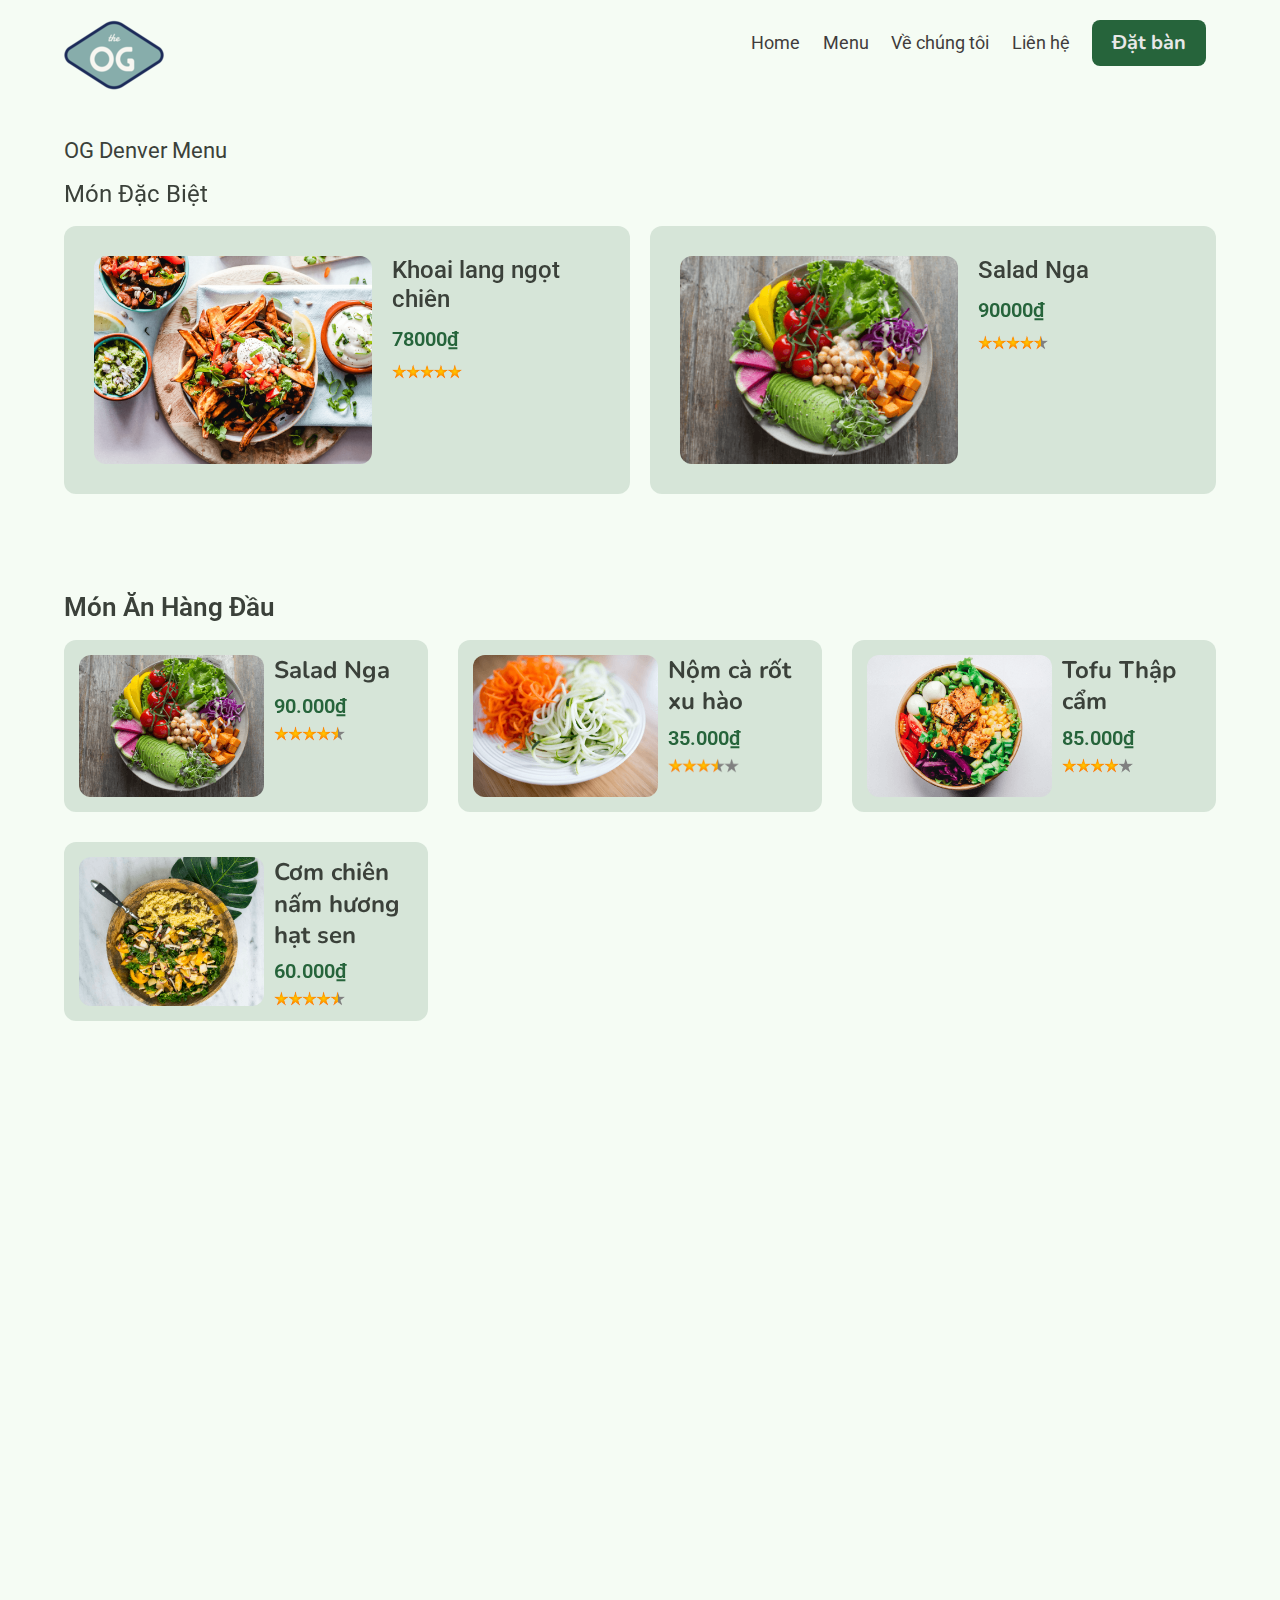
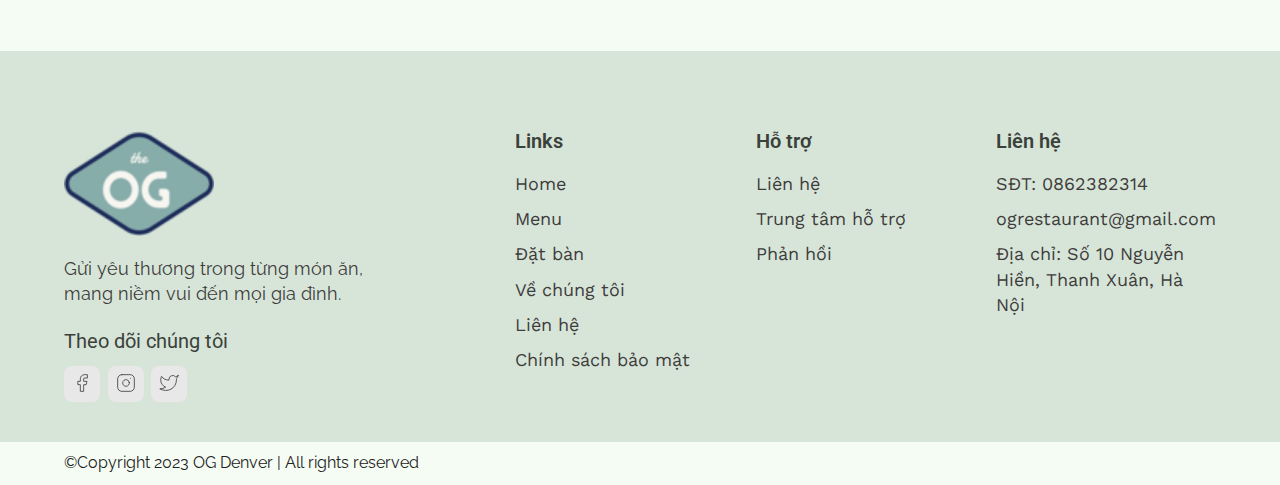
<file: menu.html>
<!DOCTYPE html>
<html lang="en">
<head>
    <meta charset="UTF-8">
    <meta name="viewport" content="width=device-width, initial-scale=1.0">
    <title>Menu | The OG Denver</title>
    <link rel="shortcut icon" href="./images/download.ico" type="image/x-icon">
    <link rel="stylesheet" href="./reset.css">
    <link rel="stylesheet" href="./globalStyles.css">
    <link rel="stylesheet" href="./components.css">
    <link rel="stylesheet" href="./menu.css">
    <!-- aos css -->
    <link rel="stylesheet" href="https://unpkg.com/aos@next/dist/aos.css" />
</head>
<body>
    <!--Nav Section  -->
    <div class="nav">
        <div class="container">
          <div class="nav__wrapper">
            <a href="./index.html" class="logo">
              <img src="./images/ogdenver.png" alt="The Original">
            </a>
            <nav>
              <div class="nav__icon">
                <svg xmlns="http://www.w3.org/2000/svg" width="24" height="24" viewBox="0 0 24 24" fill="none"
                  stroke="currentColor" stroke-width="2" stroke-linecap="round" stroke-linejoin="round"
                  class="feather feather-menu">
                  <line x1="3" y1="12" x2="21" y2="12" />
                  <line x1="3" y1="6" x2="21" y2="6" />
                  <line x1="3" y1="18" x2="21" y2="18" />
                </svg>
              </div>
              <div class="nav__bgOverlay"></div>
              <ul class="nav__list">
                <div class="nav__close">
                  <svg xmlns="http://www.w3.org/2000/svg" width="24" height="24" viewBox="0 0 24 24" fill="none"
                    stroke="currentColor" stroke-width="2" stroke-linecap="round" stroke-linejoin="round"
                    class="feather feather-x">
                    <line x1="18" y1="6" x2="6" y2="18" />
                    <line x1="6" y1="6" x2="18" y2="18" />
                  </svg>
                </div>
                <div class="nav__list__wrapper">
    
                  <li><a class="nav__link" href="./index.html">Home</a></li>
                  <li><a class="nav__link" href="./menu.html">Menu</a></li>
                  <li><a class="nav__link" href="./about.html">Về chúng tôi</a></li>
                  <li><a class="nav__link" href="./contact.html">Liên hệ</a></li>
                  <li><a href="./booking.html" class="btn primary-btn">Đặt bàn</a></li>
                </div>
              </ul>
            </nav>
          </div>
        </div>
      </div>
 <!-- End Nav Section -->
<!-- Page Title -->
      <section id="page__title">
        <div class="container">
            <h2 class="page__title__text">
                OG Denver Menu
            </h2>
        </div>
      </section>
<!-- End Page Title -->
<!-- Our Special Section -->
    <section id="ourSpecials" data-aos="fade-up">
        <div class="container">
            <h3 class="ourSpecials__title">
                Món Đặc Biệt
            </h3>
            <div class="ourSpecials__wrapper">
                <div class="ourSpecials__item">
                    <div class="ourSpecials__item__img">
                        <img src="./images/food-3.png" alt="">
                    </div>
                    <div class="ourSpecials__item__info">
                        <h3 class="ourSpecials__item__title">
                            Khoai lang ngọt chiên
                        </h3>
                        <h4 class="ourSpecials__item__price">
                            78000₫
                        </h4>
                        <div class="ourSpecials__item__stars">
                            <img src="./images/5star.png" alt="5 Stars">
                        </div>
                    </div>
                </div>
                <div class="ourSpecials__item">
                    <div class="ourSpecials__item__img">
                        <img src="./images/food-1.png" alt="">
                    </div>
                    <div class="ourSpecials__item__info">
                        <h3 class="ourSpecials__item__title">
                            Salad Nga
                        </h3>
                        <h4 class="ourSpecials__item__price">
                            90000₫
                        </h4>
                        <div class="ourSpecials__item__stars">
                            <img src="./images/4.5star.png" alt="Rating">
                        </div>
                    </div>
                </div>
            </div>
        </div>
    </section>
<!-- End Special -->
<!-- Top Dishes -->
<section id="dishGrid" data-aos="zoom-out-up"
>
    <div class="container">
        <h2 class="dishGrid__title">
            Món Ăn Hàng Đầu
        </h2>
        <div class="dishGrid__wrapper">
            <div class="dishGrid__item">
                <div class="dishGrid__item__img">
                    <img src="./images/food-1.png" alt="Food IMG">
                </div>
                <div class="dishGrid__item__info">
                    <h3 class="dishGrid__item__title">
                        Salad Nga
                    </h3>
                    <h3 class="dishGrid__item__price">90.000₫</h3>
                    <div class="dishGrid__item__stars">
                        <img src="./images/4.5star.png" alt="4.5">
                    </div>
                </div>
            </div>
            <div class="dishGrid__item">
                <div class="dishGrid__item__img">
                    <img src="./images/food-2.png" alt="Food IMG">
                </div>
                <div class="dishGrid__item__info">
                    <h3 class="dishGrid__item__title">
                        Nộm cà rốt xu hào
                    </h3>
                    <h3 class="dishGrid__item__price">35.000₫</h3>
                    <div class="dishGrid__item__stars">
                        <img src="./images/3.5star.png" alt="3.5">
                    </div>
                </div>
            </div>
            <div class="dishGrid__item">
                <div class="dishGrid__item__img">
                    <img src="./images/food-6.png" alt="Food IMG">
                </div>
                <div class="dishGrid__item__info">
                    <h3 class="dishGrid__item__title">
                        Tofu Thập cẩm
                    </h3>
                    <h3 class="dishGrid__item__price">85.000₫</h3>
                    <div class="dishGrid__item__stars">
                        <img src="./images/4star.png" alt="4">
                    </div>
                </div>
            </div>
            <div class="dishGrid__item">
                <div class="dishGrid__item__img">
                    <img src="./images/food-7.png" alt="Food IMG">
                </div>
                <div class="dishGrid__item__info">
                    <h3 class="dishGrid__item__title">
                        Cơm chiên nấm hương hạt sen
                    </h3>
                    <h3 class="dishGrid__item__price">60.000₫</h3>
                    <div class="dishGrid__item__stars">
                        <img src="./images/4.5star.png" alt="4.5">
                    </div>
                </div>
            </div>
            
        </div>
    </div>
</section>
<!-- End Top Dishes -->
<!-- Món Việt -->
<section id="dishGrid" data-aos="zoom-out-up"
>
    <div class="container">
        <h2 class="dishGrid__title">
            Món Việt Truyền Thống
        </h2>
        <div class="dishGrid__wrapper">
            <div class="dishGrid__item">
                <div class="dishGrid__item__img">
                    <img src="./images/food-7.png" alt="Food IMG">
                </div>
                <div class="dishGrid__item__info">
                    <h3 class="dishGrid__item__title">
                        Cơm chiên nấm hương hạt sen
                    </h3>
                    <h3 class="dishGrid__item__price">60.000₫</h3>
                    <div class="dishGrid__item__stars">
                        <img src="./images/4.5star.png" alt="4.5">
                    </div>
                </div>
            </div>
            <div class="dishGrid__item">
                <div class="dishGrid__item__img">
                    <img src="./images/goicuon.png" alt="Food IMG">
                </div>
                <div class="dishGrid__item__info">
                    <h3 class="dishGrid__item__title">
                        Phở cuốn
                    </h3>
                    <h3 class="dishGrid__item__price">44.000₫</h3>
                    <div class="dishGrid__item__stars">
                        <img src="./images/4star.png" alt="3.5">
                    </div>
                </div>
            </div>
            <div class="dishGrid__item">
                <div class="dishGrid__item__img">
                    <img src="./images/heosua.png" alt="Food IMG">
                </div>
                <div class="dishGrid__item__info">
                    <h3 class="dishGrid__item__title">
                       Heo sữa quay lu
                    </h3>
                    <h3 class="dishGrid__item__price">115.000₫</h3>
                    <div class="dishGrid__item__stars">
                        <img src="./images/4.5star.png" alt="Rating">
                    </div>
                </div>
            </div>
            <div class="dishGrid__item">
                <div class="dishGrid__item__img">
                    <img src="./images/phobo.png" alt="Food IMG">
                </div>
                <div class="dishGrid__item__info">
                    <h3 class="dishGrid__item__title">
                        Phở Bò Nạm
                    </h3>
                    <h3 class="dishGrid__item__price">60.000₫</h3>
                    <div class="dishGrid__item__stars">
                        <img src="./images/4.5star.png" alt="Rating">
                    </div>
                </div>
            </div>
            <div class="dishGrid__item">
                <div class="dishGrid__item__img">
                    <img src="./images/chacalavong.png" alt="Food IMG">
                </div>
                <div class="dishGrid__item__info">
                    <h3 class="dishGrid__item__title">
                        Chả cá Lá Vọng
                    </h3>
                    <h3 class="dishGrid__item__price">130.000₫</h3>
                    <div class="dishGrid__item__stars">
                        <img src="./images/4star.png" alt="Rating">
                    </div>
                </div>
            </div>
            <div class="dishGrid__item">
                <div class="dishGrid__item__img">
                    <img src="./images/bunbohue.png" alt="Food IMG">
                </div>
                <div class="dishGrid__item__info">
                    <h3 class="dishGrid__item__title">
                        Bún Bò Huế
                    </h3>
                    <h3 class="dishGrid__item__price">50.000₫</h3>
                    <div class="dishGrid__item__stars">
                        <img src="./images/3.5star.png" alt="Rating">
                    </div>
                </div>
            </div>
            
        </div>
    </div>
</section>
    <!-- footer -->
      <Footer>
        <div class="container">
            <div class="footer__wrapper">
                <div class="footer__col1">
                    <div class="footer__logo">
                        <img src="./images/ogdenver.png" alt="OG Denver">
                    </div>
                    <p class="footer__desc">Gửi yêu thương trong từng món ăn, mang niềm vui đến mọi gia đình.</p>
                    <div class="footer__socials">
                        <h4 class="footer__socials__title">Theo dõi chúng tôi</h4>
                        <ol>
                            <li>
                                <a href="">
                                    <svg xmlns="http://www.w3.org/2000/svg" width="24" height="24" viewBox="0 0 24 24" fill="none" stroke="currentColor" stroke-width="1" stroke-linecap="round" stroke-linejoin="round"><path d="M18 2h-3a5 5 0 0 0-5 5v3H7v4h3v8h4v-8h3l1-4h-4V7a1 1 0 0 1 1-1h3z"/></svg>
                                </a>
                            </li>
                            <li>
                                <a href="">
                                    <svg xmlns="http://www.w3.org/2000/svg" width="24" height="24" viewBox="0 0 24 24" fill="none" stroke="currentColor" stroke-width="1" stroke-linecap="round" stroke-linejoin="round"><rect x="2" y="2" width="20" height="20" rx="5" ry="5"/><path d="M16 11.37A4 4 0 1 1 12.63 8 4 4 0 0 1 16 11.37z"/><line x1="17.5" y1="6.5" x2="17.51" y2="6.5"/></svg>
                                </a>
                            </li>
                            <li>
                                <a href=""><svg xmlns="http://www.w3.org/2000/svg" width="24" height="24" viewBox="0 0 24 24" fill="none" stroke="currentColor" stroke-width="1" stroke-linecap="round" stroke-linejoin="round"><path d="M23 3a10.9 10.9 0 0 1-3.14 1.53 4.48 4.48 0 0 0-7.86 3v1A10.66 10.66 0 0 1 3 4s-4 9 5 13a11.64 11.64 0 0 1-7 2c9 5 20 0 20-11.5a4.5 4.5 0 0 0-.08-.83A7.72 7.72 0 0 0 23 3z"/></svg>
                                </a>
                            </li>
                        </ol>
                    </div>
                </div>
                <div class="footer__col2">
                    <h3 class="footer__text__title">
                        Links
                    </h3>
                    <ol class="footer__text">
                        <li>
                            <a href="index.html">Home</a>
                        </li>
                        <li>
                            <a href="menu.html">Menu</a>
                        </li>
                        <li>
                            <a href="booking.html">Đặt bàn</a>
                        </li>
                        <li>
                            <a href="about.html">Về chúng tôi</a>
                        </li>
                        <li>
                            <a href="contact.html">Liên hệ</a>
                        </li>
                        <li>
                            <a href="#">Chính sách bảo mật</a>
                        </li>
                    </ol>
                </div>

                <div class="footer__col3">
                    <h3 class="footer__text__title">
                        Hỗ trợ
                    </h3>
                    <ol class="footer__text">
                        <li>
                            <a href="contact.html">Liên hệ</a>
                        </li>
                        <li>
                            <a href="#">Trung tâm hỗ trợ</a>
                        </li>
                        <li>
                            <a href="#">Phản hồi</a>
                        </li>
                    </ol>
                </div>

                <div class="footer__col4">
                    <h3 class="footer__text__title">
                        Liên hệ
                    </h3>
                    <ol class="footer__text">
                        <li>
                            <a href="tel:+0862382314">SĐT: 0862382314</a>
                        </li>
                        <li>
                            <a href="mailto:lythanhlong2003@gmail.com">ogrestaurant@gmail.com</a>
                        </li>
                        <li>
                            <a href="">Địa chỉ: Số 10 Nguyễn Hiền, Thanh Xuân, Hà Nội</a>
                        </li>
                    </ol>
                </div>
            </div>
        </div>
      </Footer>
      <div id="copyright">
        <div class="container">
            <p class="copyright__text">
                ©Copyright 2023 OG Denver | All rights reserved
            </p>
        </div>
      </div>




    <!-- aos script -->
    <script src="https://unpkg.com/aos@next/dist/aos.js"></script>
      <!-- custom -->
      <script src="./main.js"> </script>
</body>
</html>
</file>
<file: globalStyles.css>
@import url('https://fonts.googleapis.com/css2?family=Nunito:ital,wght@0,500;0,600;0,700;1,400;1,500;1,600;1,700&family=Raleway:wght@400;500;600&family=Roboto:wght@700&family=Work+Sans:wght@300;400;500;600;700&display=swap');
html{
    font-size: 10px;
    overflow-x:hidden;

}
:root{
    --green-1: #26643b;
    --green-2: #a2de96;
    --lightGreen-1:#d6e5d8;
    --lightGreen-2: #f5fcf4;
    --black-1: #3b413a;
    --black-2: #3f3c3c;
    --black-3: #5b5359;
    --white-1:#e8e8e8;

}
body{
    background-color: var(--lightGreen-2);
    /* overflow-x:hidden ;
    visibility: hidden; */

}
section{
    padding: 100px 0;
}
@media only screen and (max-width:768px)
{
    section
    {
        padding: 50px 0;
    }
}
.container{
    max-width: 1200px;
    width: 90%;
    margin: 0 auto;
}
img{
    width: 100%;
    height: 100%;
    object-fit: contain;
}
h1,h2,h3,h4{
    font-family: 'Roboto','sans-serif';

}
 p{
    font-family: 'Raleway',sans-serif;
    font-weight: 400;
    line-height: 1.4em;
    font-size: 1.8rem;
 }
 a{
    display: inline-block;
    text-decoration: none;
 }
</file>
<file: components.css>
/* nav styles */
.nav{
    padding: 2rem 0;

}
.nav__icon,
.nav__close,
.nav__bgOverlay{
    display: none;
}
.max-width-image{
    max-width: 100%;
    height: auto;
}
.nav__wrapper
{
    display: flex;
    justify-content: space-between;    
}
.nav__list li{
    display: inline-block;
    margin: 0 1rem;
}
.nav__list .nav__link
{
    font-size:1.8rem;
    font-family: 'Roboto';
    /* đặt phông chữ cho menu */
    color: var(--black-2);
    padding:.5 rem;
}
.nav__list li:hover .nav__link{
    color: var(--green-1);
}
@media only screen and (max-width: 768px)
{
    .nav{
        position: relative;
    }
    .nav__icon{
        display: block;
    }
    .nav__icon svg,
    .nav__close svg{
        pointer-events: none;
        height: 30px;
        width: 30px;
       
    }
    .nav__list{
        z-index:1000;
        position: absolute;
        left: 100%;
        top:0;
        height: 100vh;
        width: 45%;
        background-color: var(--lightGreen-1);
        display: flex;
        align-items:center;
        justify-content: flex-end;
        padding-right:2rem;
        transform: translateX(0);
        overflow:hidden;
        transition: 0.35s ease-in transform;
    }
    .nav__close{
        display: block;
        position: absolute;
        color:var(--black-1);
        right: 1rem;
        top: 1rem;
        cursor:pointer;
    }
    .nav__list.show{
        transform: translateX(-100%);
    }
    .nav__list li{
        display:block;
        text-align: right;
        margin-bottom: 2rem;
    }
    .nav__list a{
        font-size: 1.6rem;
    }
    .nav__bgOverlay{
        position: absolute;
        left:0;
        top: 0;
        z-index: 1000;
        height: 100vh;
        width: 100%;
        background: rgba(25, 34, 20, 0.808);
        display: none;
    }
    .nav__bgOverlay.active{
        display: block;
    }
}
.btn
{
    color:var(--green-1);
    font-family: 'Nunito';
    font-weight:700;
    border-radius: 8px;
    font-size:1.4rem;
    padding: 1.2rem 2rem;
}
.primary-btn{
    color: var(--white-1);
    background:var(--green-1);

}
@media only screen and (min-width: 768px)
{
    .btn{
        padding: 1.3rem 2rem;
        font-size:2rem;
    }
}

/* Footer Styles*/
footer{
    background: var(--lightGreen-1);
    padding-top: 5rem;
    padding-bottom:2rem;    
}
.footer__wrapper{
    display: flex;
    flex-direction: column;
    gap: 3rem;
}
.footer__logo{
    width:150px;
    margin-bottom: 2rem;
}
.footer__desc{
    font-size:1,4rem;
    color: var(--black-2);
    margin-bottom: 2rem;
}
.footer__socials__title{
    font-size: 1.8rem;
    color: var(--black-1);
    margin-bottom: 1rem;

}
.footer__socials li{
    display: inline-block;
    margin-right: 0.5rem;
}
.footer__socials a{
    padding: .5rem .8rem;
    background-color: var(--white-1);
    border: 1px solid var rgb(45, 98, 45);
    border-radius:8px;
}
.footer__socials svg{
    width: 20px;
    color: var(--black-2);
}
.footer__text__title{
    font-size:1.8rem;
    margin-bottom:1rem;
    color: var(--black-1);
    font-weight: 600;
}   
.footer__text a{
    font-size: 1.4rem;
    margin-bottom: 0.5rem;
    color: var(--black-2);
    font-family: Work Sans;
    font-weight: 400;
    line-height: 1.4em;
}
@media only screen and (min-width:768px){
    footer{
        padding-top:8rem;
        padding-bottom:4rem;
    }
    .footer__wrapper{
        flex-direction: row;
    }
    .footer__col1{
        flex: 4;
    }
    .footer__col2,.footer__col3,.footer__col4{
        flex: 2;
    }
    .footer__desc{
        max-width: 300px;
        font-size:1.8rem;
        margin-bottom:2.5rem;
    }
    .footer__socials__title{
        font-size:2rem;
        margin-bottom: 1.5rem;

    }
    .footer__text__title
    {
        font-size: 2rem;
        margin-bottom: 2rem;
    }
    .footer__text a{
        font-size:1.8rem;
        margin-bottom: 1rem;
    }
}
#copyright{
    padding: 1rem 0;
   
}
.copyright__text{
    font-size:1.4rem;
    text-align:center;
}
@media only screen and (min-width:768px)
{
    .copyright__text{
        font-size:1.6rem;
        text-align:left;
    }
}
/* storeInfo Styles */
.storeInfo__wrapper{
    display: flex;
    align-items: stretch;
    justify-content: center;
    flex-wrap: wrap;
    gap:1rem;
}
.storeInfo__item{
    background-color: var(--lightGreen-1);
    padding: 20px 30px;
    text-align: center;
    border-radius: 12px;
    width:150px;
}
.storeInfo__icon{
    width: 30px;
    margin: 0 auto;
    margin-bottom: 1.5rem;
}
.storeInfo__title{
    font-size:1.4rem;
    font-family: Nunito;
    font-weight: 500;
    margin-bottom: .5rem;
    color: var(--black-1);
}
.storeInfo__text{
    font-size: 1.4rem;
    font-family: Roboto;
    font-weight: 700;
    color:var(--black-2);
}
@media only screen and (min-width:768px)
{
    .storeInfo__wrapper{
        gap:2rem;
    }
    .storeInfo__item{
        min-width: 200px;
        padding:40px 0;
    }
    .storeInfo__icon{
        width:47px;
        margin-bottom: 2.5rem;;
    }
    .storeInfo__title{
        font-size: 1.8rem;
        margin-bottom: 1rem;
    }
    .storeInfo__text{
        font-size: 1.8rem;
        
    }
}
/* DishGrid Style */
.dishGrid__title{
    font-size:2rem;
    margin-bottom:2rem;
    font-weight: 600;
    color:var(--black-1);
}
.dishGrid__wrapper{
    display: grid;
    grid-template-columns: repeat(auto-fit,minmax(140px,1fr));
    gap:1rem;
}
.dishGrid__item{
    display:flex;
    flex-direction: column;
    background-color: var(--lightGreen-1);
    padding: .5rem;
    gap: 0.5rem;
    border-radius:12px;
}
.dishGrid__item__img{
    flex:6;
}
.dishGrid__item__info{
    flex:3;
}
.dishGrid__item__img img{
    object-fit: cover;
    border-radius: 12px;
}
.dishGrid__item__title{
    font-size: 1.6rem;
    line-height: 1.3em;
    font-family: Nunito;
    font-weight: 700;
    color: var(--black-1);
    margin-bottom: 0.5rem;
}
.dishGrid__item__price{
    font-size:1.4rem;
    color: var(--green-1);
    font-weight: 600;
    margin-bottom:0.5rem;
}
.dishGrid__item__stars{
   height: 15px;
   max-width: max-content;
}
@media only screen and (min-width: 768px)
{
    .dishGrid__title{
        font-size:2.6rem;
    }
    .dishGrid__wrapper{
        grid-template-columns: repeat(auto-fit,minmax(350px,1fr));
        gap: 3rem;
    }
    .dishGrid__item__info{
        flex:3;
    }
    .dishGrid__item__img{
        flex:4;
    }
    .dishGrid__item{
        flex-direction: row;
        padding: 1.5rem;
        gap:1rem;
    }
    .dishGrid__item__title{
        font-size:2.4rem;
        margin-bottom: 1rem;
    }
    .dishGrid__item__price{
        font-size:2rem;
        margin-bottom: 1rem;
    }
    

}
</file>
<file: home.css>
/* Hero section styles */
.hero__wrapper{
    display: flex;
    align-items: center;
    justify-content: center;
    flex-direction: column-reverse;
    gap:5rem;
}
.hero__left__wrapper{
    max-width: 400px;

}
.hero__imgWrapper{
    max-width:400px;
    width: 80%;
    margin: 0 auto;
}
.hero__heading{
    font-family: Nunito;
    font-weight: 700;
    line-height: 1.4em;
    text-align: center;
    font-size: 1.8rem;
    color:var(--black-1);
}
.hero__info{
    text-align: center;
    font-size:1.4rem;
    margin-bottom: 1.5rem;
    color: black;
}
.button__wrapper{
    text-align: center;
}
@media only screen and (min-width:768px)
{
    .hero__wrapper{
        flex-direction: row;
        gap: 0;
    }
    .hero__left{
        flex:3;
    }
    .hero__right{
        flex:4;
    }
    .hero__heading{
        font-size:3.6rem;
        margin-bottom:2rem;
        text-align: left;
    }
    .hero__info{
        margin-bottom:2rem;
        text-align: left;
        font-size:1.8rem;
    }
    .button__wrapper{
        text-align: center;
    }
    .hero__imgWrapper{
        max-width: none;
        width: 90%;
    }
}
/* our speicials section */
#ourSpecials{
    padding-top:5rem;
}
.ourSpecials__wrapper{
    display:flex;
    flex-direction: column;
    gap:3rem;
}
.ourSpecials__left{
    display: flex;
    gap:1rem;
}
.ourSpecials__item{
    background-color: var(--lightGreen-1);
    padding:1.2rem;
    padding-top:5rem;
    border-radius: 12px;
    margin:0 auto;
}
.ourSpecials__item__img{
    margin-top: calc(-50%-2rem);
    margin-bottom: 2rem;
    border-radius: 12px;
    height:150px;
    overflow: hidden;
}
.ourSpecials__item__img img{
    object-fit: cover;
}
.ourSpecials__item__title{
    text-align: center;
    font-size: 1.4rem;
    color: black;
    font-weight: 600;
    margin-bottom: 1rem;
}
.ourSpecials__item__price{
    text-align: center;
    color:green;
    font-size: 1.4rem;
    font-weight: 600;
    margin-bottom: 1rem;
}
.ourSpecials__item__stars{
    height:1.4rem;
    width:max-content;
}
.ourSpecials__item__text{
    font-size: 1.4rem;
    color:var(--black-2);
    font-weight: 500;
}
.ourSpecials__title{
    font-size: 1.8rem;
    color: var(--black-1);
    margin-bottom: 1.5rem;
}
.ourSpecials__text{
    font-size: 1.4rem;
    color: var(--black-2);
    margin-bottom: 1rem;
}
@media only screen and (min-width:768px)
{
    #ourSpecials{
        padding-top:10rem;

    }
    #ourSpecials .container{
        max-width: 900px;
    }
    .ourSpecials__wrapper{
        flex-direction: row;
    }
    .ourSpecials__left{
        flex:4;
        gap:2rem;
    }
    .ourSpecials__right{
        flex:2;
    }
    .ourSpecials__item{
        padding:2rem;
        width:45%;
    }
    .ourSpecials__item__title{
        font-size:2.4rem;
        line-height:1.4em;
        margin-bottom: 1.4rem;
    }
    .ourSpecials__item__price{
        font-size:1.8rem;
        margin-bottom: 1rem;
    }
    .ourSpecials__item__text{
        font-size:1.8rem;
    }
    .ourSpecials__item__stars{
        margin-bottom: 2rem;
    }
    .ourSpecials__title{
        font-size:3.6rem;
        margin-bottom: 1.5rem;
        margin-top:5rem;
    }
    .ourSpecials__text{
        font-size: 1.8rem;
        margin-bottom: 1.5rem;
    }
}
@media only screen and (max-width:300px)
{
    .ourSpecials__left{
        flex-wrap:wrap;
        gap:10rem;
    }
    .ourSpecials__item{
        width: 100%;
    }
}
/* Discount */
.discount__wrapper{
    display:flex;
    flex-direction: column;
    padding: 1.5rem;
    border-radius:12px;
    background:var(--lightGreen-1) url(./images/discount-illustration.png) no-repeat bottom right/100px;
}
.discount__images{
    display:flex;
    gap:1rem;
    width: 100%;
    margin-bottom: 2rem;
}
.discount__img1{
    flex:3;
}
.discount__img2{
    flex:3;
}
/* .discount__img3{
    flex:3;
} */
.discount__images img{
    object-fit: contain;
    border-radius:12px
}
.discount__text{
    text-align: left;
    font-size: 2rem;
    font-weight:bolder;
    color: var(--green-1);
    margin-bottom: 0.5rem;
}
.discount__title{
    
    font-size: 1.8rem;
    color:var(--black-1);
    font-weight: 600;
    margin-bottom: 1rem;
    font-family: Raleway;
}
.discount__price{
    font-size:1.4rem;
    font-weight:600;
    display: flex;
    gap:1rem;
    margin-bottom: 1rem;
}
.discount__oldPrice{
    font-size:1.4rem;
    color: var(--black-2);
    text-decoration: line-through;
}
.discount__or{
    font-size:1.4rem;
    color: var(--black-2);
  
}
.discount__newPrice
{
    font-weight: 700;
    font-size:1.4rem;
    color: rgb(186, 78, 78);
}
.discount__stars{
    width: max-content;
    height:15px;
    margin-bottom: 1rem;
   
}
@media only screen and (min-width:768px){
    .discount__wrapper{
        flex-direction: row;
        gap:4rem;
        padding:2rem;
        align-items: center;
        background-size: 150px;
        margin:0 auto;
    }
    .discount__images{
        flex:5;
        margin-bottom:0;
        gap:2rem;
 
    }
    .discount__img1,
    .discount__img2,
    .discount__img3{
        flex:1;
        height: 350px;
       
    }
    /* .discount__img1,.discount__img2,.discount__img3 img{
        display: none;
    } */
    .discount__info{
        flex:3;
    }
    .discount__text{
        text-align: center;
        font-size:3.5rem;
    }
    .discount__title{
        font-size:2.5rem;
        margin-bottom: 1.5rem;
    }
    .discount__stars{
        height: 20px;
        margin-bottom:2rem;
    }
    .discount__newPrice,.discount__oldPrice,.discount__or{
        font-size: 2rem;
    }
}

@media only screen and (max-width:1000px)
{
    .discount__wrapper{
        gap:2rem;
    }
    .discount__img3{
        display: none;
    }
}
/* Events Media section */
.eventsMedia__wrapper{
    display: flex;
    gap:1rem;
}
.eventsMedia__1{
    position: relative;
}

.eventsMedia__1__playButton{
    display:inline-block;
    position: absolute;
    left:50%;
    top:50%;
    transform: translate(-50%,-50%);
    max-width: 50px;
}
@media only screen and (min-width){
    .eventsMedia__wrapper{
        gap:2rem;
    }
    .eventsMedia__1__playButton{
        max-width: 100px;
    }
}
/* Events Info Section styles */
#eventsInfo{
    padding-top: 0;
}
.eventsInfo__wrapper{
    display: flex;
    flex-direction: column;
}
.eventsInfo__item{
    display:flex;
    gap:1rem;
    padding: 1rem;
    background-color: var(--lightGreen-1);
    margin-bottom: 1.5rem;
    border-radius: 12px;
}
.eventsInfo__item__img{
    border-radius:12px;
    overflow:hidden;
    flex: 3;
}
.eventsInfo__item__info{
    flex:4;
}
.eventsInfo__item__img img{
    object-fit: cover;
}
.eventsInfo__item__title{
    text-align:center;
    font-size: 2rem;
    margin-bottom: 1.5rem;
    color: var(--black-1);
    margin-top: 1.5rem;
    
}
.eventsInfo__item__text{
    font-size: 1.6rem;
    color: var(--black-2);
}
.eventsInfo__right{
    margin-top:2rem;
}
.eventsInfo__title{
  
    font-size:2rem;
    color: var(--black-1);
    margin-bottom: 1rem;
}
.eventsInfo__text{
    color: var(--black-2);
    font-size: 1.6rem;
    margin-bottom:1rem;
}
@media only screen and (min-width:768px)
{
    .eventsInfo__wrapper{
        flex-direction: row;
        gap:2rem;
    }
    .eventsInfo__left,.eventsInfo__right{
        flex:1;
    }
    .eventsInfo__item{
        padding:2rem;
        gap:2rem;
        max-width: 500px;
        margin-bottom:2rem;
    }
    .eventsInfo__item__title{
        font-size:2.2rem;
        /* padding-left: 2rem; */

    }
    .eventsInfo__item__text{
        font-size:1.6rem;
    }
    .eventsInfo__title{
        padding-top:10rem;
        font-size:3.6rem;
    }
    .eventsInfo__text{
        max-width:500px;
        font-size:1.8rem;
        margin-bottom:2rem;
    }
}
/* Why Us sections */
.whyUs__wrapper{
    display: flex;
    align-items:center;
    justify-content: center;
    flex-direction: column;
    gap:4rem;
}
.whyUs__left{
    text-align:center;
}
.whyUs__title{
    font-size: Nunito;
    font-size:2rem;
    font-style:oblique;
    font-weight: 700;
    margin-bottom: 1rem;
    color: var(--black-1);
}
.whyUs__text{
    font-size:1.6rem;
}
.whyUs__items__wrapper{
    display:grid;
    grid-template-columns: 1fr 1fr;
    gap: 2rem;
}
.whyUs__item{
    background-color: var(--lightGreen-1);
    padding:2rem;
    border-radius: 12px;
    text-align: center;
}
.whyUs__item__icon{
    max-width: 56px;
    margin: 0 auto;
    margin-bottom: 1rem;
}
.whyUs__item__text{
    font-family: Nunito;
    font-size:1.8rem;
    font-weight: 500;
    color:var(--black-1);
    text-align: center;
}
@media only screen and (min-width:768px){
    .whyUs__wrapper{
        flex-direction: row;
        max-width: 900px;
        margin: 0 auto;
    }
    .whyUs__left{
        flex:4;
    }
    .whyUs__right{
        flex:3;
    }
    .whyUs__title{
        font-size:3.6rem;
        margin-bottom:2rem;
        text-align: left;
    }
    .whyUs__text{
        font-size:1.8rem;
        line-height: 1.4em;
        text-align: left;
    }
    .whyUs__items__wrapper{
        gap:1.5rem;
    }
    .whyUs__item{
        padding:2rem;

    }
    .whyUs__item__icon{
        max-width: 65px;
        margin-bottom: 1.5rem;
    }
}
/* Review */
.review__wrapper{
    max-width: 400px;
    margin: 0 auto;
}
.review__title{
    font-size:2rem;
    margin-bottom: 3rem;
    text-align: center;
    text-transform: capitalize;
    color: rgb(31, 40, 31);
}
.review__items__wrapper{
    display: grid;
    grid-template-columns: 1fr;
    gap:1rem;
}
.review__item{
    padding:1rem;
    display: flex;
    gap:1rem;
    background-color: var(--lightGreen-1);
    border-radius: 20px;
}
.review__item__info{
    flex:4;
}
.review__item__img{
    flex:3;
    border-radius: 12px;
    overflow: hidden;
    height: 100%;
    width: 100%;
}
.review__item__img img{
    object-fit: cover;
}
.review__item__name{
    font-size: 1.6rem;
    padding-top: 1rem;
    font-family: 'Nunito';
    font-family: 700;
    margin-bottom: 1rem;
    color: var(--black-1);
}
.review__item__stars{
    height: 15px;
    width: max-content;
    margin-bottom: 1rem;
}
.review__item__text{
    font-size: 1.4rem;
}
@media only screen and (min-width:768px){
    .review__wrapper{
        max-width: 900px;
    }
    .review__title{
        font-size: 3.6rem;
        margin-bottom: 5rem;
    }
    .review__items__wrapper{
        grid-template-columns: 1fr 1fr; 
        gap: 2rem;
    }
    .review__item{
        padding:2rem;
    }
    .review__item__name{
        font-size:1.8rem;
        margin-bottom: 1.5rem;
    }
    .review__item__stars{
        margin-bottom: 2rem;
    }
    .review__item__text{
        font-size: 1.6rem;
        line-height: 1.4em;
    }
}
@media only screen and (max-width:350px){
    .review__item{
        flex-direction: column;
    }
    .review__item__img,.review__item__info{
        flex:auto;
    }
}
/* Newsletter */
.newsletter__wrapper{
    display: flex;
    flex-direction: column;
    background-color: var(--green-2);
    padding:1.5rem;
    border-radius: 12px;
    gap:2rem;
}
.newsletter__title{
    font-size:1.8rem;
    color:var(--black-1);
    font-weight: 600;
    margin-bottom:1rem;
}
.newsletter__text{
    font-size:1.4rem;
    color:var(--black-2);
    font-weight: 500;
}
.newsletter__form form{
    position: relative;
    width: 100%;
    border-radius:8px;
    overflow:hidden;
}
.newsletter__form label{
    width:100%;
}
.newsletter__form input{
    width:100%;
    font-size: 1.4rem;
    padding: 1.5rem 1rem;
    border:none;
}
.newsletter__form input::placeholder{
    color: rgb(187, 175, 175);
}
.newsletter__form button[type=submit]{
    background-color: var(--green-1);
    color:var(--white-1);
    border:none;
    font-size:1.4rem;
    padding:0 2rem;
    height:100%;
    position: absolute;
    right:0;
    top:0;
}
@media only screen and (min-width:768px){
    .newsletter__wrapper{
        flex-direction: row;
        padding: 5rem;
        align-items: center;
    }
    .newsletter__form,.newsletter__info{
        flex:1;
    }
    .newsletter__title{
        font-size:3.6rem;
        margin-bottom:2rem;
    }
    .newsletter__text{
        font-size:1.8rem;
        max-width:400px;
    }
    .newsletter__form{
        max-width: 450px;
        border-radius:12px;
    }
    .newsletter__form input{
        font-size:1.8rem;
        padding:2rem;
    } 
    .newsletter__form button[type="submit"]
    {
        font-size:1.8rem;
        padding:0 3rem;
    }

}
</file>
<file: menu.css>
/* Page Title Styles */
#page__title{
    padding-top:3rem;
    padding-bottom:2rem;
}
.page__title__text{
    font-size:2.2rem;
    color:var(--black-1);
}

@media only screen and (min-width){
    #page__title{
        padding-top:5rem;
        padding-bottom:3rem;
    }
    .page__title__text{
        font-size: 3.6rem;
    }
}
/* Our Specials */
#ourSpecials{
    padding:0;
}
.ourSpecials__title{
    font-size:1.8rem;
    color:var(--black-1);
    margin-bottom:2rem;
}
.ourSpecials__wrapper{
    display: flex;
    gap: 1.5rem;
    flex-direction: column;
    max-width: 400px;
}
.ourSpecials__item{
    flex:1;
    display: flex;
    gap:2rem;
    background-color: var(--lightGreen-1);
    padding:1.5rem;
    border-radius:12px;
}
.ourSpecials__item__img,
.ourSpecials__item__info{
    flex:1;
}
.ourSpecials__item__img{
    border-radius:12px;
    overflow:hidden;
}
.ourSpecials__item__img img{
    object-fit:cover;
}
.ourSpecials__item__title{
    font-size:2.4rem;
    font-weight:500;
    margin-bottom:1rem;
    color:var(--black-1);
    line-height:1.2em;
}
.ourSpecials__item__price{
    font-size:1.8rem;
    color:var(--green-1);
    font-weight: 600;
    margin-bottom: 1rem;
}
.ourSpecials__item__stars{
    height: 15px;
    width: max-content;
}
@media only screen and (min-width:768px)
{
    .ourSpecials__title{
        font-size:2.4rem;

    }
    .ourSpecials__wrapper{
        flex-direction: row;
        gap:2rem;
        max-width: none;
    }
    .ourSpecials__item{
        padding:3rem;
        gap:2rem;
    }
    .ourSpecials__item__title{
        font-size:2.4rem;
        margin-bottom:1.5rem;
    }
    .ourSpecials__item__price{
        font-size:2rem;
        margin-bottom: 1.5rem;
    }
}
@media only screen and (min-width:1100px)
{
    .ourSpecials__item__img{
        flex:4;
    }
    .ourSpecials__item__info{
        flex:3;
    }
}
#dishGrid{
   padding-bottom: 0;
}
#dishGrid:last-of-type{
    padding-bottom: 10rem;
}
</file>
